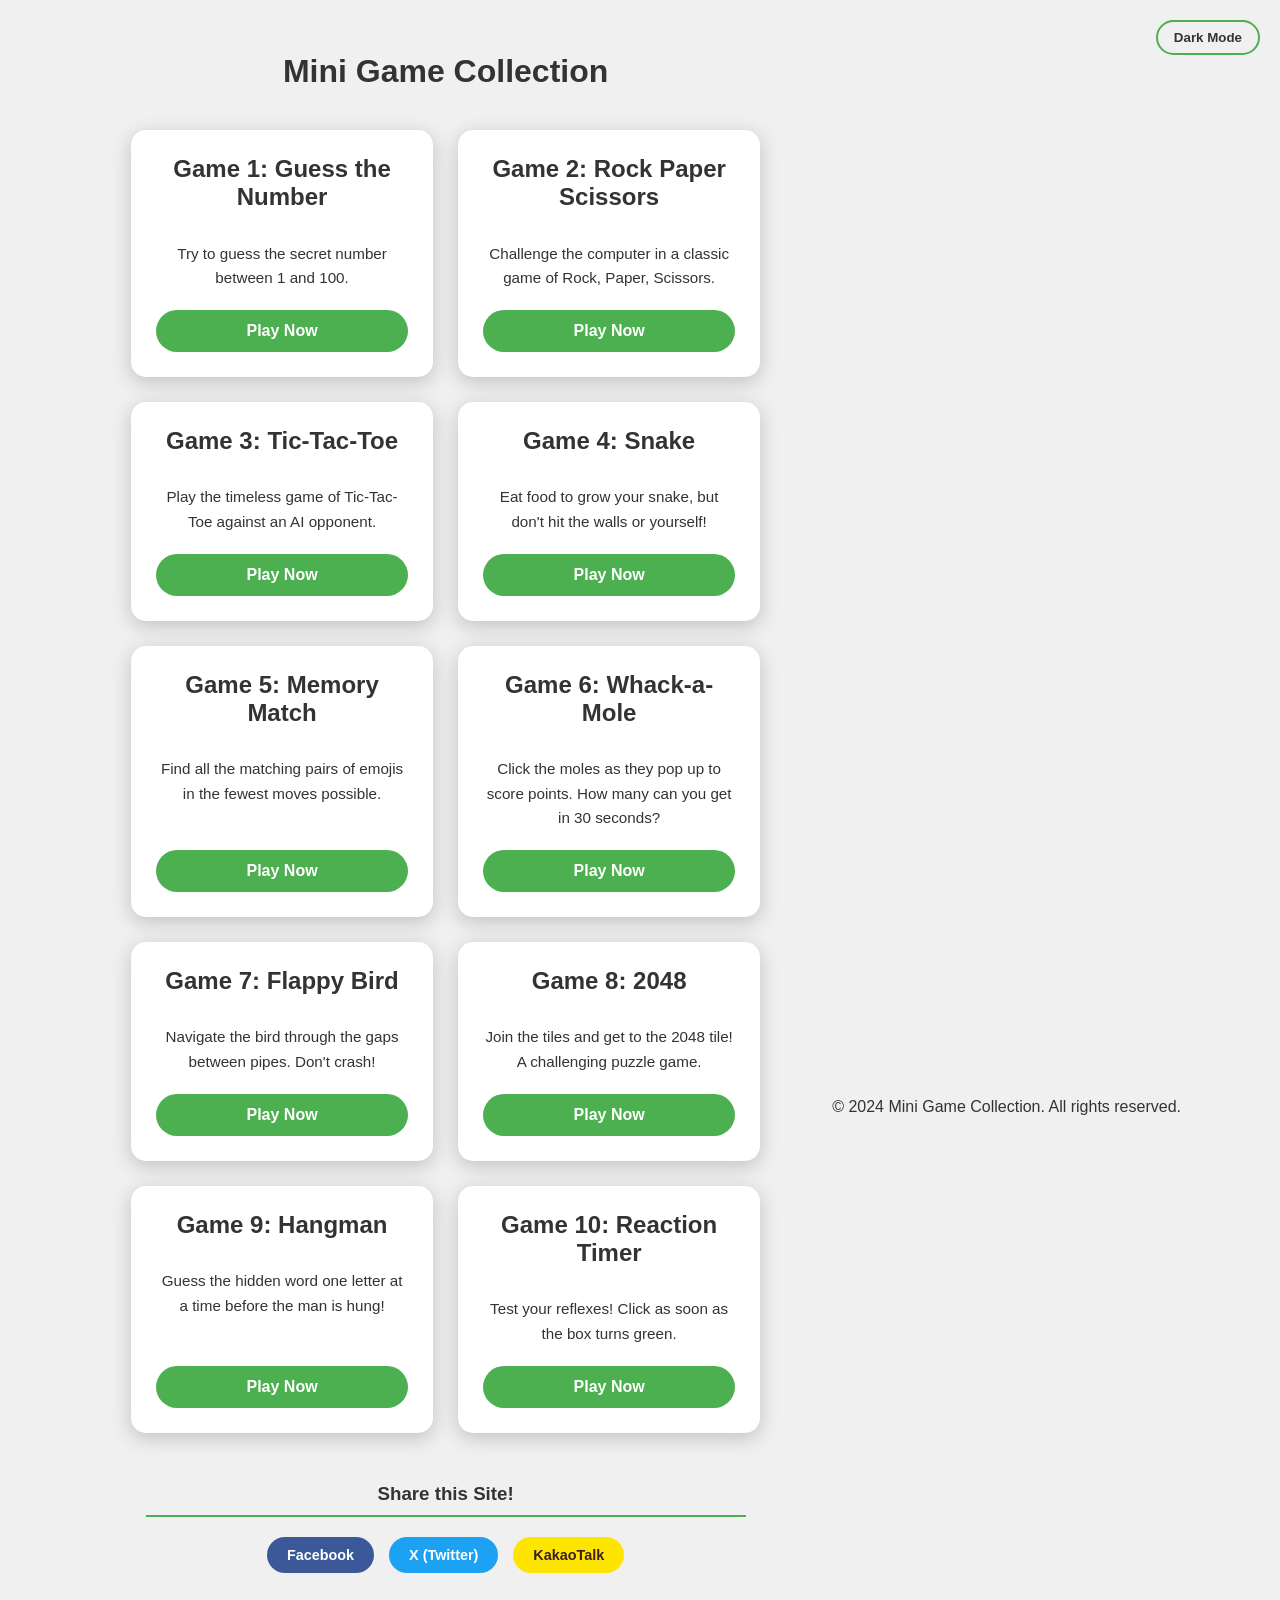
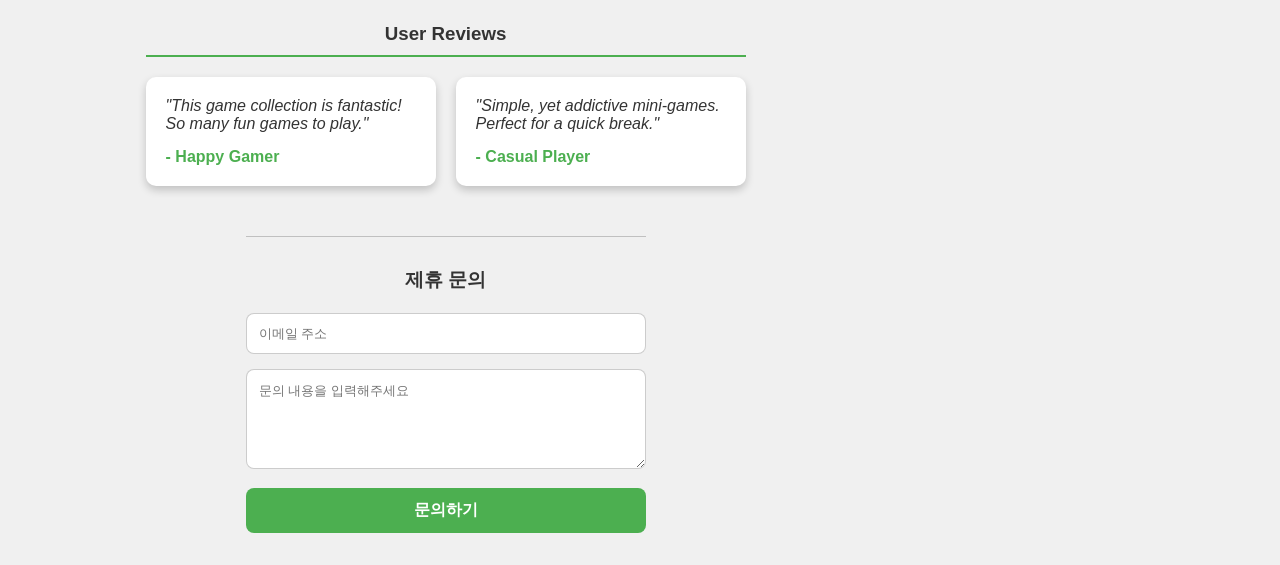
<file: index.html>
<!DOCTYPE html>
<html lang="en">
<head>
    <meta charset="UTF-8">
    <meta name="viewport" content="width=device-width, initial-scale=1.0">
    <title>Mini Game Collection</title>
    <link rel="stylesheet" href="style.css">
    <meta name="google-adsense-account" content="ca-pub-5274749114692650">
    <script async src="https://pagead2.googlesyndication.com/pagead/js/adsbygoogle.js?client=ca-pub-5274749114692650"
     crossorigin="anonymous"></script>
    <!-- Google tag (gtag.js) -->
    <script async src="https://www.googletagmanager.com/gtag/js?id=G-4E1YSG5PYL"></script>
    <script>
      window.dataLayer = window.dataLayer || [];
      function gtag(){dataLayer.push(arguments);}
      gtag('js', new Date());
      gtag('config', 'G-4E1YSG5PYL');
    </script>
    <script type="text/javascript">
        (function(c,l,a,r,i,t,y){
            c[a]=c[a]||function(){(c[a].q=c[a].q||[]).push(arguments)};
            t=l.createElement(r);t.async=1;t.src="https://www.clarity.ms/tag/"+i;
            y=l.getElementsByTagName(r)[0];y.parentNode.insertBefore(t,y);
        })(window, document, "clarity", "script", "vx0a7gvvnm");
    </script>
    <script src="https://developers.kakao.com/sdk/js/kakao.js"></script>
    <script>
        Kakao.init('YOUR_JAVASCRIPT_KEY'); // Replace with your Kakao JavaScript key
    </script>
</head>
<body>
    <div class="theme-toggle">
        <button id="toggle-btn">Dark Mode</button>
    </div>
    <div class="container">
        <h1>Mini Game Collection</h1>
        
        <div class="game-list">
            <div class="game-card">
                <h3>Game 1: Guess the Number</h3>
                <p>Try to guess the secret number between 1 and 100.</p>
                <a href="guess-the-number.html" class="play-button">Play Now</a>
            </div>
            <div class="game-card">
                <h3>Game 2: Rock Paper Scissors</h3>
                <p>Challenge the computer in a classic game of Rock, Paper, Scissors.</p>
                <a href="rock-paper-scissors.html" class="play-button">Play Now</a>
            </div>
            <div class="game-card">
                <h3>Game 3: Tic-Tac-Toe</h3>
                <p>Play the timeless game of Tic-Tac-Toe against an AI opponent.</p>
                <a href="tic-tac-toe.html" class="play-button">Play Now</a>
            </div>
            <div class="game-card">
                <h3>Game 4: Snake</h3>
                <p>Eat food to grow your snake, but don't hit the walls or yourself!</p>
                <a href="snake.html" class="play-button">Play Now</a>
            </div>
            <div class="game-card">
                <h3>Game 5: Memory Match</h3>
                <p>Find all the matching pairs of emojis in the fewest moves possible.</p>
                <a href="memory-match.html" class="play-button">Play Now</a>
            </div>
            <div class="game-card">
                <h3>Game 6: Whack-a-Mole</h3>
                <p>Click the moles as they pop up to score points. How many can you get in 30 seconds?</p>
                <a href="whack-a-mole.html" class="play-button">Play Now</a>
            </div>
            <div class="game-card">
                <h3>Game 7: Flappy Bird</h3>
                <p>Navigate the bird through the gaps between pipes. Don't crash!</p>
                <a href="flappy-bird.html" class="play-button">Play Now</a>
            </div>
            <div class="game-card">
                <h3>Game 8: 2048</h3>
                <p>Join the tiles and get to the 2048 tile! A challenging puzzle game.</p>
                <a href="2048.html" class="play-button">Play Now</a>
            </div>
            <div class="game-card">
                <h3>Game 9: Hangman</h3>
                <p>Guess the hidden word one letter at a time before the man is hung!</p>
                <a href="hangman.html" class="play-button">Play Now</a>
            </div>
            <div class="game-card">
                <h3>Game 10: Reaction Timer</h3>
                <p>Test your reflexes! Click as soon as the box turns green.</p>
                <a href="reaction-timer.html" class="play-button">Play Now</a>
            </div>
        </div>

        <div class="content-section">
            <h3>Share this Site!</h3>
            <div class="share-buttons">
                <button class="share-button facebook" data-share="facebook">Facebook</button>
                <button class="share-button twitter" data-share="twitter">X (Twitter)</button>
                <button class="share-button kakaotalk" data-share="kakaotalk">KakaoTalk</button>
            </div>
        </div>

        <div class="content-section">
            <h3>User Reviews</h3>
            <div class="reviews-container">
                <div class="review">
                    <p>"This game collection is fantastic! So many fun games to play."</p>
                    <span>- Happy Gamer</span>
                </div>
                <div class="review">
                    <p>"Simple, yet addictive mini-games. Perfect for a quick break."</p>
                    <span>- Casual Player</span>
                </div>
            </div>
        </div>

        <div class="contact-section">
            <hr>
            <h3>제휴 문의</h3>
            <form action="https://formspree.io/f/mqeyyezv" method="POST" id="contact-form">
                <div class="form-group">
                    <input type="email" name="email" placeholder="이메일 주소" required>
                </div>
                <div class="form-group">
                    <textarea name="message" placeholder="문의 내용을 입력해주세요" required></textarea>
                </div>
                <button type="submit" id="submit-btn">문의하기</button>
            </form>
        </div>
        <div id="disqus_thread"></div>
    </div>
    
    <footer>
        <p>&copy; 2024 Mini Game Collection. All rights reserved.</p>
    </footer>

    <script>
        /**
        *  RECOMMENDED CONFIGURATION VARIABLES: EDIT AND UNCOMMENT THE SECTION BELOW TO INSERT DYNAMIC VALUES FROM YOUR PLATFORM OR CMS.
        *  LEARN WHY DEFINING THESE VARIABLES IS IMPORTANT: https://disqus.com/admin/universalcode/#configuration-variables    */
        /*
        var disqus_config = function () {
        this.page.url = PAGE_URL;  // Replace PAGE_URL with your page's canonical URL variable
        this.page.identifier = PAGE_IDENTIFIER; // Replace PAGE_IDENTIFIER with your page's unique identifier variable
        };
        */
        (function() { // DON'T EDIT BELOW THIS LINE
            var d = document, s = d.createElement('script');
            s.src = 'https://lotto2.disqus.com/embed.js';
            s.setAttribute('data-timestamp', +new Date());
            (d.head || d.body).appendChild(s);
        })();
    </script>
    <noscript>Please enable JavaScript to view the <a href="https://disqus.com/?ref_noscript">comments powered by Disqus.</a></noscript>

    <script>
        const shareButtons = document.querySelectorAll('.share-button');
        const pageTitle = "Mini Game Collection";
        const pageUrl = window.location.href;

        shareButtons.forEach(button => {
            button.addEventListener('click', () => {
                const platform = button.dataset.share;
                let shareUrl = '';

                switch (platform) {
                    case 'facebook':
                        shareUrl = `https://www.facebook.com/sharer/sharer.php?u=${encodeURIComponent(pageUrl)}`;
                        window.open(shareUrl, '_blank', 'width=600,height=400');
                        break;
                    case 'twitter':
                        shareUrl = `https://twitter.com/intent/tweet?url=${encodeURIComponent(pageUrl)}&text=${encodeURIComponent(pageTitle)}`;
                        window.open(shareUrl, '_blank', 'width=600,height=400');
                        break;
                    case 'kakaotalk':
                        if (Kakao && Kakao.isInitialized()) {
                            Kakao.Share.sendDefault({
                                objectType: 'feed',
                                content: {
                                    title: pageTitle,
                                    description: 'Check out this awesome collection of mini-games!',
                                    imageUrl: 'https://lily-0110.github.io/jocoding-vibe-coding/social_share_image.png', // Replace with an actual image URL
                                    link: {
                                        mobileWebUrl: pageUrl,
                                        webUrl: pageUrl,
                                    },
                                },
                                buttons: [
                                    {
                                        title: 'Go to Website',
                                        link: {
                                            mobileWebUrl: pageUrl,
                                            webUrl: pageUrl,
                                        },
                                    },
                                ],
                            });
                        } else {
                            alert('KakaoTalk SDK not initialized. Please check your JavaScript key.');
                        }
                        break;
                }
            });
        });
    </script>
</body>
</html>
</file>
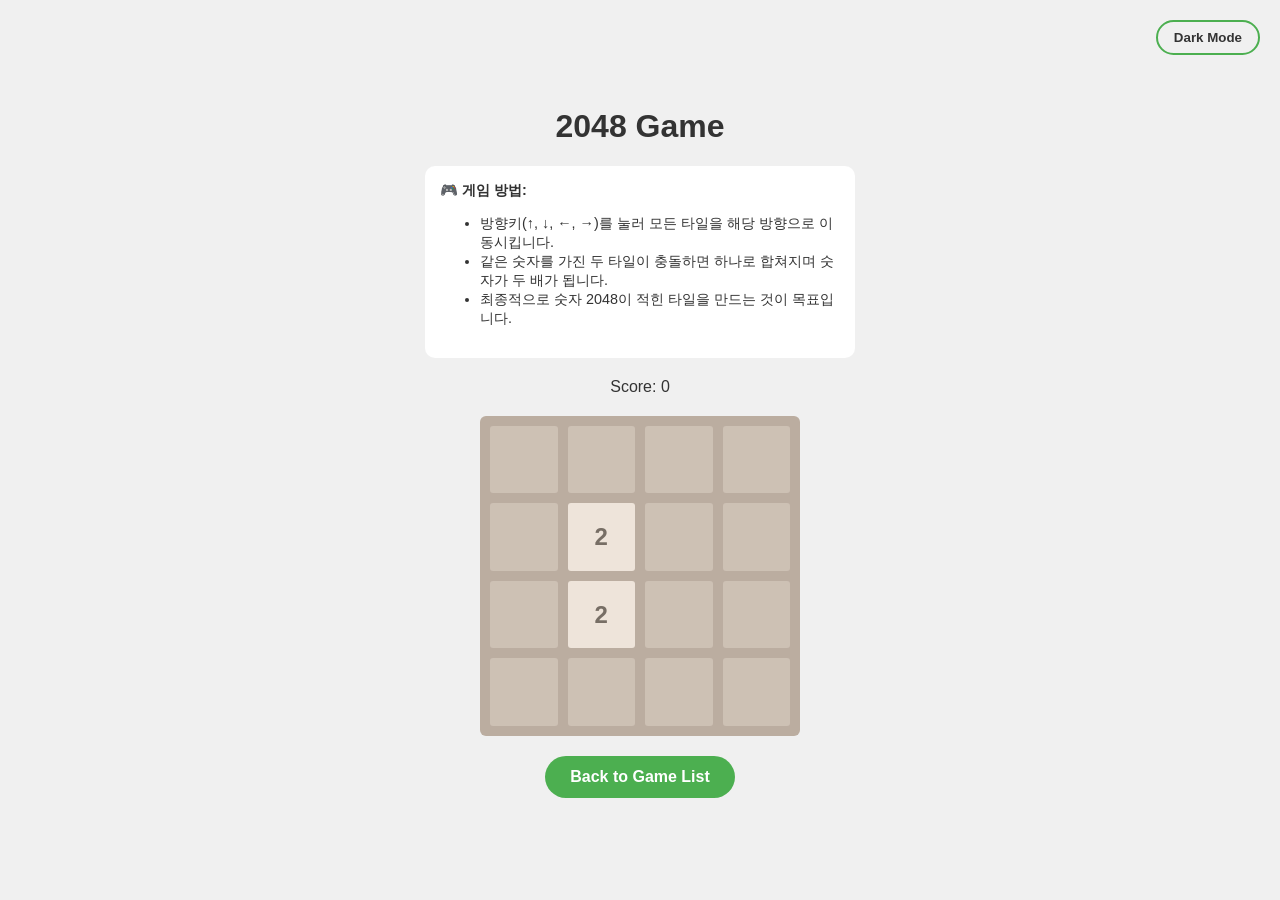
<file: 2048.html>
<!DOCTYPE html>
<html lang="en">
<head>
    <meta charset="UTF-8">
    <meta name="viewport" content="width=device-width, initial-scale=1.0">
    <title>2048 Game</title>
    <link rel="stylesheet" href="style.css">
    <style>
        .grid-2048 {
            display: grid;
            grid-template-columns: repeat(4, 1fr);
            gap: 10px;
            background-color: #bbada0;
            padding: 10px;
            border-radius: 6px;
            max-width: 300px;
            margin: 20px auto;
        }
        .cell-2048 {
            aspect-ratio: 1;
            background-color: rgba(238, 228, 218, 0.35);
            border-radius: 3px;
            display: flex;
            justify-content: center;
            align-items: center;
            font-weight: bold;
            font-size: 1.5em;
            color: #776e65;
        }
        .instructions {
            background: var(--number-bg);
            padding: 15px;
            border-radius: 10px;
            margin-bottom: 20px;
            font-size: 0.9em;
            text-align: left;
            max-width: 400px;
            margin-left: auto;
            margin-right: auto;
        }
        .cell-2048[data-value="2"] { background-color: #eee4da; }
        .cell-2048[data-value="4"] { background-color: #ede0c8; }
        .cell-2048[data-value="8"] { background-color: #f2b179; color: #f9f6f2; }
        .cell-2048[data-value="16"] { background-color: #f59563; color: #f9f6f2; }
        .cell-2048[data-value="32"] { background-color: #f67c5f; color: #f9f6f2; }
        .cell-2048[data-value="64"] { background-color: #f65e3b; color: #f9f6f2; }
        .cell-2048[data-value="128"] { background-color: #edcf72; color: #f9f6f2; font-size: 1.2em; }
        .cell-2048[data-value="256"] { background-color: #edcc61; color: #f9f6f2; font-size: 1.2em; }
        .cell-2048[data-value="512"] { background-color: #edc850; color: #f9f6f2; font-size: 1.2em; }
        .cell-2048[data-value="1024"] { background-color: #edc53f; color: #f9f6f2; font-size: 1em; }
        .cell-2048[data-value="2048"] { background-color: #edc22e; color: #f9f6f2; font-size: 1em; }
    </style>
</head>
<body>
    <div class="theme-toggle">
        <button id="toggle-btn">Dark Mode</button>
    </div>
    <div class="container">
        <h1>2048 Game</h1>
        <div class="instructions">
            <strong>🎮 게임 방법:</strong>
            <ul>
                <li>방향키(↑, ↓, ←, →)를 눌러 모든 타일을 해당 방향으로 이동시킵니다.</li>
                <li>같은 숫자를 가진 두 타일이 충돌하면 하나로 합쳐지며 숫자가 두 배가 됩니다.</li>
                <li>최종적으로 숫자 2048이 적힌 타일을 만드는 것이 목표입니다.</li>
            </ul>
        </div>
        <p>Score: <span id="score">0</span></p>
        <div class="grid-2048" id="grid"></div>
        <div id="game-over" style="display: none;">
            <h2 id="final-score-msg"></h2>
            <button id="restart-btn" class="play-button">Play Again</button>
        </div>
        <p><a href="index.html" class="play-button">Back to Game List</a></p>
    </div>

    <script>
        const gridElement = document.getElementById('grid');
        const scoreElement = document.getElementById('score');
        const gameOverDiv = document.getElementById('game-over');
        const finalScoreMsg = document.getElementById('final-score-msg');
        const restartBtn = document.getElementById('restart-btn');

        let board = Array(16).fill(0);
        let score = 0;

        function initGame() {
            board = Array(16).fill(0);
            score = 0;
            scoreElement.textContent = score;
            addRandomTile();
            addRandomTile();
            renderBoard();
            gameOverDiv.style.display = 'none';
            gridElement.style.display = 'grid';
        }

        function addRandomTile() {
            const emptyCells = board.map((val, idx) => val === 0 ? idx : null).filter(val => val !== null);
            if (emptyCells.length > 0) {
                const randomIdx = emptyCells[Math.floor(Math.random() * emptyCells.length)];
                board[randomIdx] = Math.random() < 0.9 ? 2 : 4;
            }
        }

        function renderBoard() {
            gridElement.innerHTML = '';
            board.forEach(value => {
                const cell = document.createElement('div');
                cell.classList.add('cell-2048');
                if (value > 0) {
                    cell.textContent = value;
                    cell.dataset.value = value;
                }
                gridElement.appendChild(cell);
            });
        }

        function move(direction) {
            let hasChanged = false;
            const rows = [];
            for (let i = 0; i < 4; i++) {
                if (direction === 'left' || direction === 'right') rows.push(board.slice(i * 4, (i + 1) * 4));
                else rows.push([board[i], board[i + 4], board[i + 8], board[i + 12]]);
            }

            rows.forEach((row, i) => {
                if (direction === 'right' || direction === 'down') row.reverse();
                let filteredRow = row.filter(val => val !== 0);
                for (let j = 0; j < filteredRow.length - 1; j++) {
                    if (filteredRow[j] === filteredRow[j + 1]) {
                        filteredRow[j] *= 2;
                        score += filteredRow[j];
                        filteredRow.splice(j + 1, 1);
                    }
                }
                while (filteredRow.length < 4) filteredRow.push(0);
                if (direction === 'right' || direction === 'down') filteredRow.reverse();
                for (let j = 0; j < 4; j++) {
                    const idx = (direction === 'left' || direction === 'right') ? i * 4 + j : j * 4 + i;
                    if (board[idx] !== filteredRow[j]) hasChanged = true;
                    board[idx] = filteredRow[j];
                }
            });

            if (hasChanged) {
                addRandomTile();
                renderBoard();
                scoreElement.textContent = score;
                if (isGameOver()) endGame();
            }
        }

        function isGameOver() {
            if (board.includes(0)) return false;
            for (let i = 0; i < 16; i++) {
                if (i % 4 < 3 && board[i] === board[i + 1]) return false;
                if (i < 12 && board[i] === board[i + 4]) return false;
            }
            return true;
        }

        function endGame() {
            gridElement.style.display = 'none';
            gameOverDiv.style.display = 'block';
            finalScoreMsg.textContent = `Game Over! Your score: ${score}`;
        }

        window.addEventListener('keydown', e => {
            if (e.key === 'ArrowLeft') move('left');
            else if (e.key === 'ArrowRight') move('right');
            else if (e.key === 'ArrowUp') move('up');
            else if (e.key === 'ArrowDown') move('down');
        });

        restartBtn.addEventListener('click', initGame);
        initGame();

        const toggleBtn = document.getElementById('toggle-btn');
        if (toggleBtn) {
            toggleBtn.addEventListener('click', () => {
                document.body.classList.toggle('dark-mode');
                const isDarkMode = document.body.classList.contains('dark-mode');
                localStorage.setItem('darkMode', isDarkMode);
                toggleBtn.textContent = isDarkMode ? 'Light Mode' : 'Dark Mode';
            });
            const savedDarkMode = localStorage.getItem('darkMode');
            if (savedDarkMode === 'true') {
                document.body.classList.add('dark-mode');
                toggleBtn.textContent = 'Light Mode';
            }
        }
    </script>
</body>
</html>
</file>
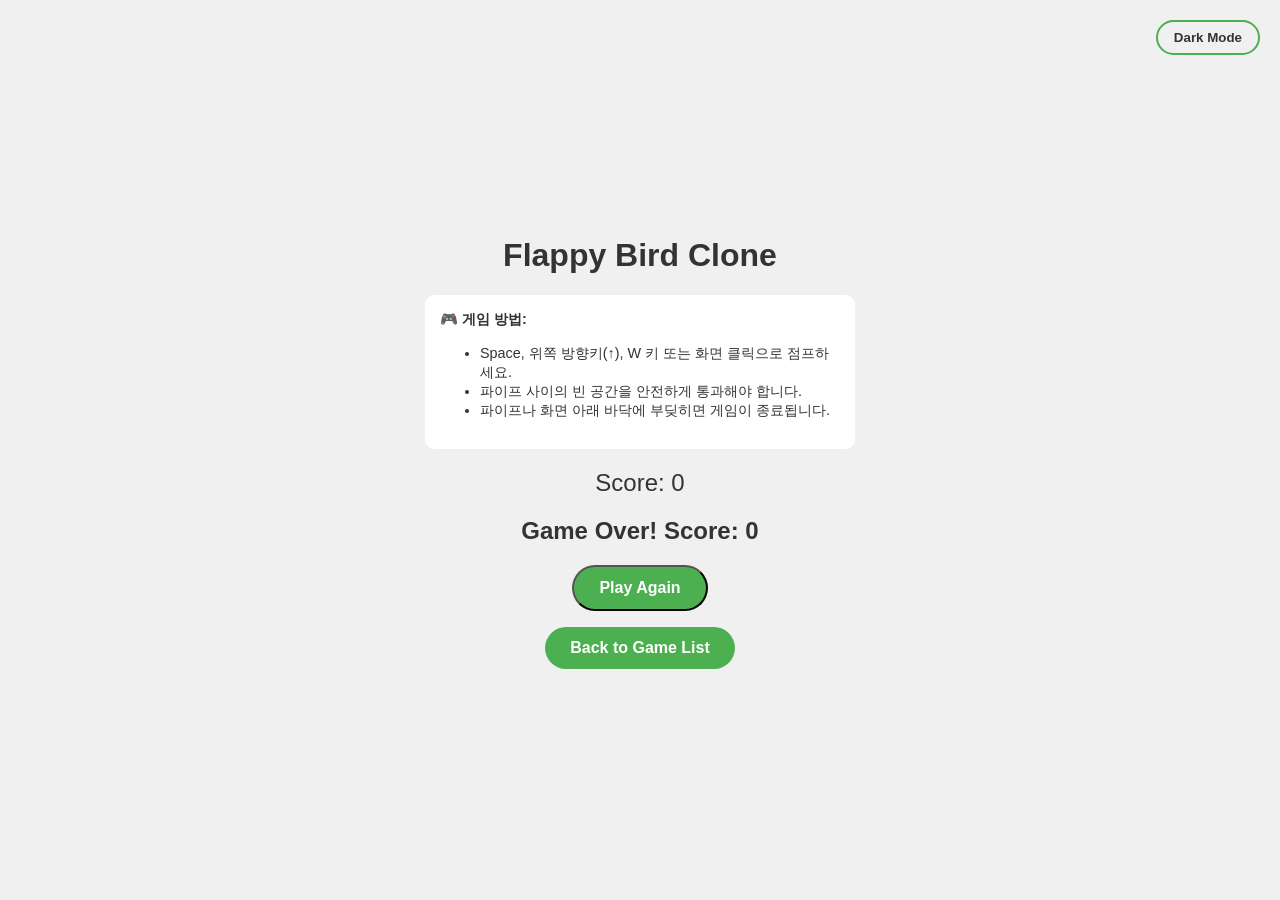
<file: flappy-bird.html>
<!DOCTYPE html>
<html lang="en">
<head>
    <meta charset="UTF-8">
    <meta name="viewport" content="width=device-width, initial-scale=1.0">
    <title>Flappy Bird Clone</title>
    <link rel="stylesheet" href="style.css">
    <style>
        canvas {
            border: 5px solid var(--button-bg);
            background-color: #70c5ce;
            display: block;
            margin: 20px auto;
            max-width: 100%;
        }
        .score-display {
            font-size: 1.5em;
            margin-bottom: 10px;
        }
        .instructions {
            background: var(--number-bg);
            padding: 15px;
            border-radius: 10px;
            margin-bottom: 20px;
            font-size: 0.9em;
            text-align: left;
            max-width: 400px;
            margin-left: auto;
            margin-right: auto;
        }
    </style>
</head>
<body>
    <div class="theme-toggle">
        <button id="toggle-btn">Dark Mode</button>
    </div>
    <div class="container">
        <h1>Flappy Bird Clone</h1>
        <div class="instructions">
            <strong>🎮 게임 방법:</strong>
            <ul>
                <li>Space, 위쪽 방향키(↑), W 키 또는 화면 클릭으로 점프하세요.</li>
                <li>파이프 사이의 빈 공간을 안전하게 통과해야 합니다.</li>
                <li>파이프나 화면 아래 바닥에 부딪히면 게임이 종료됩니다.</li>
            </ul>
        </div>
        <div class="score-display">Score: <span id="currentScore">0</span></div>
        <canvas id="gameCanvas" width="320" height="480"></canvas>
        <div id="game-over" style="display: none;">
            <h2 id="final-score-msg"></h2>
            <button id="restart-btn" class="play-button">Play Again</button>
        </div>
        <p><a href="index.html" class="play-button">Back to Game List</a></p>
    </div>

    <script>
        const canvas = document.getElementById('gameCanvas');
        const ctx = canvas.getContext('2d');
        const currentScoreElement = document.getElementById('currentScore');
        const gameOverDiv = document.getElementById('game-over');
        const finalScoreMsg = document.getElementById('final-score-msg');
        const restartBtn = document.getElementById('restart-btn');

        let bird = { x: 50, y: 150, width: 20, height: 20, gravity: 0.4, lift: -8, velocity: 0 };
        let pipes = [];
        let score = 0;
        let gameInterval;
        let isGameOver = false;

        function startGame() {
            bird = { x: 50, y: 150, width: 20, height: 20, gravity: 0.4, lift: -8, velocity: 0 };
            pipes = [];
            score = 0;
            isGameOver = false;
            currentScoreElement.textContent = score;
            gameOverDiv.style.display = 'none';
            canvas.style.display = 'block';
            if (gameInterval) clearInterval(gameInterval);
            gameInterval = setInterval(draw, 20);
        }

        function draw() {
            ctx.fillStyle = '#70c5ce';
            ctx.fillRect(0, 0, canvas.width, canvas.height);

            bird.velocity += bird.gravity;
            bird.y += bird.velocity;

            if (bird.y + bird.height > canvas.height || bird.y < 0) {
                endGame();
            }

            ctx.fillStyle = 'yellow';
            ctx.fillRect(bird.x, bird.y, bird.width, bird.height);

            if (pipes.length === 0 || pipes[pipes.length - 1].x < canvas.width - 200) {
                let pipeGap = 150;
                let pipeWidth = 40;
                let minPipeHeight = 50;
                let maxPipeHeight = canvas.height - pipeGap - minPipeHeight;
                let topHeight = Math.floor(Math.random() * (maxPipeHeight - minPipeHeight + 1)) + minPipeHeight;
                pipes.push({ x: canvas.width, top: topHeight, bottom: canvas.height - topHeight - pipeGap });
            }

            for (let i = pipes.length - 1; i >= 0; i--) {
                pipes[i].x -= 2;

                ctx.fillStyle = 'green';
                ctx.fillRect(pipes[i].x, 0, 40, pipes[i].top);
                ctx.fillRect(pipes[i].x, canvas.height - pipes[i].bottom, 40, pipes[i].bottom);

                if (bird.x + bird.width > pipes[i].x && bird.x < pipes[i].x + 40) {
                    if (bird.y < pipes[i].top || bird.y + bird.height > canvas.height - pipes[i].bottom) {
                        endGame();
                    }
                }

                if (pipes[i].x + 40 < bird.x && !pipes[i].passed) {
                    pipes[i].passed = true;
                    score++;
                    currentScoreElement.textContent = score;
                }

                if (pipes[i].x < -40) {
                    pipes.splice(i, 1);
                }
            }
        }

        function endGame() {
            clearInterval(gameInterval);
            isGameOver = true;
            canvas.style.display = 'none';
            gameOverDiv.style.display = 'block';
            finalScoreMsg.textContent = `Game Over! Score: ${score}`;
        }

        function jump() {
            if (!isGameOver) bird.velocity = bird.lift;
        }

        window.addEventListener('keydown', (e) => { 
            if (e.code === 'Space' || e.key === 'ArrowUp' || e.key === 'w' || e.key === 'W') {
                jump();
                e.preventDefault();
            }
        });
        canvas.addEventListener('click', jump);
        restartBtn.addEventListener('click', startGame);

        startGame();

        const toggleBtn = document.getElementById('toggle-btn');
        if (toggleBtn) {
            toggleBtn.addEventListener('click', () => {
                document.body.classList.toggle('dark-mode');
                const isDarkMode = document.body.classList.contains('dark-mode');
                localStorage.setItem('darkMode', isDarkMode);
                toggleBtn.textContent = isDarkMode ? 'Light Mode' : 'Dark Mode';
            });
            const savedDarkMode = localStorage.getItem('darkMode');
            if (savedDarkMode === 'true') {
                document.body.classList.add('dark-mode');
                toggleBtn.textContent = 'Light Mode';
            }
        }
    </script>
</body>
</html>
</file>
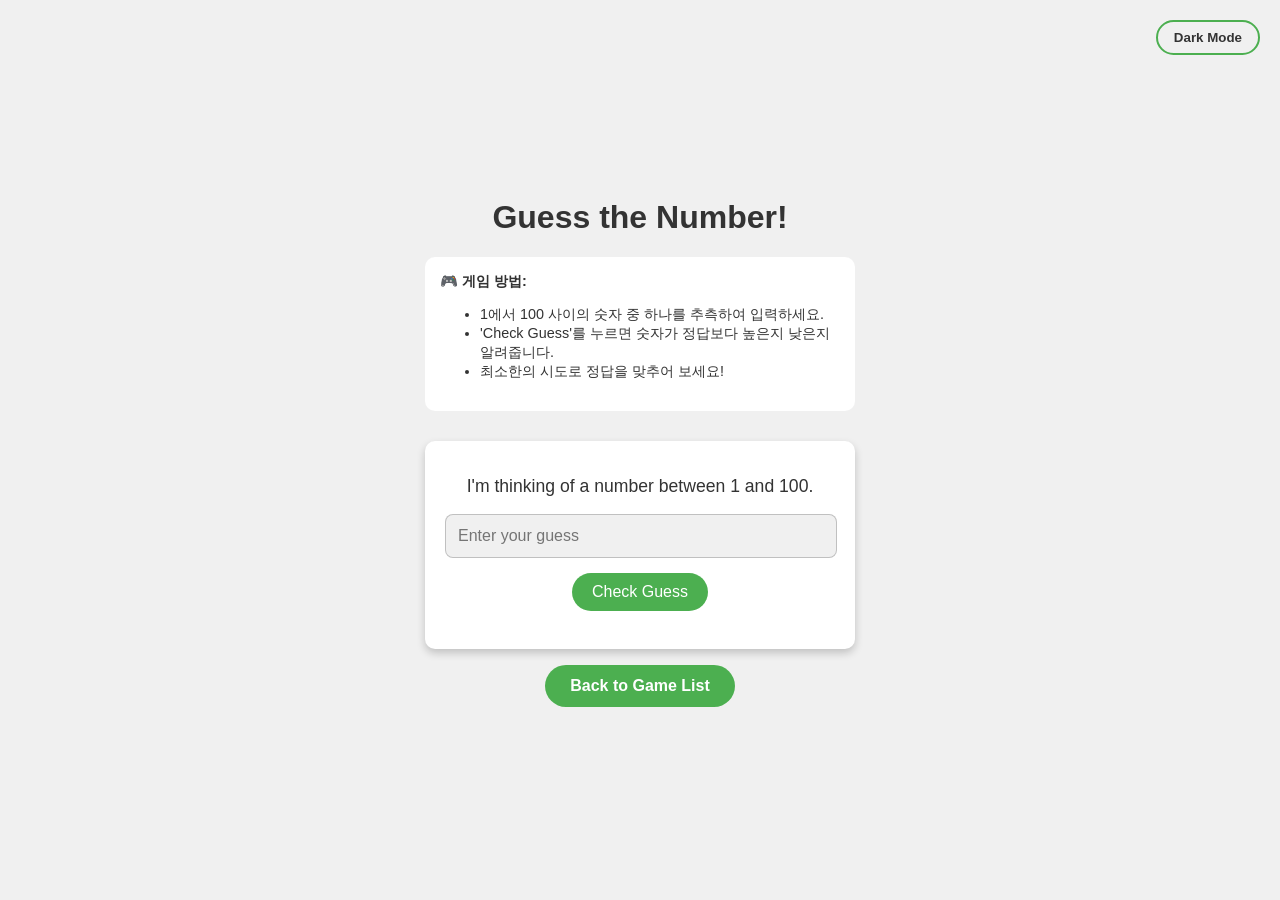
<file: guess-the-number.html>
<!DOCTYPE html>
<html lang="en">
<head>
    <meta charset="UTF-8">
    <meta name="viewport" content="width=device-width, initial-scale=1.0">
    <title>Guess the Number</title>
    <link rel="stylesheet" href="style.css">
    <style>
        .game-area {
            margin-top: 30px;
            padding: 20px;
            background-color: var(--number-bg);
            border-radius: 10px;
            box-shadow: 0 4px 8px var(--shadow);
            max-width: 400px;
            margin-left: auto;
            margin-right: auto;
        }
        .instructions {
            background: var(--number-bg);
            padding: 15px;
            border-radius: 10px;
            margin-bottom: 20px;
            font-size: 0.9em;
            text-align: left;
            max-width: 400px;
            margin-left: auto;
            margin-right: auto;
        }
        .game-area input {
            width: calc(100% - 24px);
            padding: 12px;
            margin-bottom: 15px;
            border: 1px solid var(--shadow);
            border-radius: 8px;
            background-color: var(--bg-color);
            color: var(--text-color);
            font-size: 1em;
        }
        .game-area button {
            background-color: var(--button-bg);
            color: var(--button-text);
            padding: 10px 20px;
            border: none;
            border-radius: 20px;
            cursor: pointer;
            font-size: 1em;
            transition: opacity 0.3s;
        }
        .game-area button:hover {
            opacity: 0.9;
        }
        .game-area p {
            margin-top: 15px;
            font-size: 1.1em;
        }
    </style>
</head>
<body>
    <div class="theme-toggle">
        <button id="toggle-btn">Dark Mode</button>
    </div>
    <div class="container">
        <h1>Guess the Number!</h1>
        <div class="instructions">
            <strong>🎮 게임 방법:</strong>
            <ul>
                <li>1에서 100 사이의 숫자 중 하나를 추측하여 입력하세요.</li>
                <li>'Check Guess'를 누르면 숫자가 정답보다 높은지 낮은지 알려줍니다.</li>
                <li>최소한의 시도로 정답을 맞추어 보세요!</li>
            </ul>
        </div>
        <div class="game-area">
            <p>I'm thinking of a number between 1 and 100.</p>
            <input type="number" id="guessInput" min="1" max="100" placeholder="Enter your guess">
            <button id="checkGuess">Check Guess</button>
            <p id="message"></p>
            <button id="newGame" style="display: none;">Play Again</button>
        </div>
        <p><a href="index.html" class="play-button">Back to Game List</a></p>
    </div>

    <script>
        const guessInput = document.getElementById('guessInput');
        const checkGuessBtn = document.getElementById('checkGuess');
        const message = document.getElementById('message');
        const newGameBtn = document.getElementById('newGame');

        let secretNumber;
        let attempts;

        function startGame() {
            secretNumber = Math.floor(Math.random() * 100) + 1;
            attempts = 0;
            message.textContent = '';
            guessInput.value = '';
            guessInput.disabled = false;
            checkGuessBtn.disabled = false;
            newGameBtn.style.display = 'none';
        }

        function checkGuess() {
            const userGuess = parseInt(guessInput.value);
            if (isNaN(userGuess) || userGuess < 1 || userGuess > 100) {
                message.textContent = 'Please enter a valid number between 1 and 100.';
                return;
            }

            attempts++;

            if (userGuess === secretNumber) {
                message.textContent = `Congratulations! You guessed the number in ${attempts} attempts.`;
                guessInput.disabled = true;
                checkGuessBtn.disabled = true;
                newGameBtn.style.display = 'block';
            } else if (userGuess < secretNumber) {
                message.textContent = 'Too low! Try again.';
            } else {
                message.textContent = 'Too high! Try again.';
            }
        }

        checkGuessBtn.addEventListener('click', checkGuess);
        newGameBtn.addEventListener('click', startGame);

        startGame();

        const toggleBtn = document.getElementById('toggle-btn');
        if (toggleBtn) {
            toggleBtn.addEventListener('click', () => {
                document.body.classList.toggle('dark-mode');
                const isDarkMode = document.body.classList.contains('dark-mode');
                localStorage.setItem('darkMode', isDarkMode);
                toggleBtn.textContent = isDarkMode ? 'Light Mode' : 'Dark Mode';
            });
            const savedDarkMode = localStorage.getItem('darkMode');
            if (savedDarkMode === 'true') {
                document.body.classList.add('dark-mode');
                toggleBtn.textContent = 'Light Mode';
            }
        }
    </script>
</body>
</html>
</file>
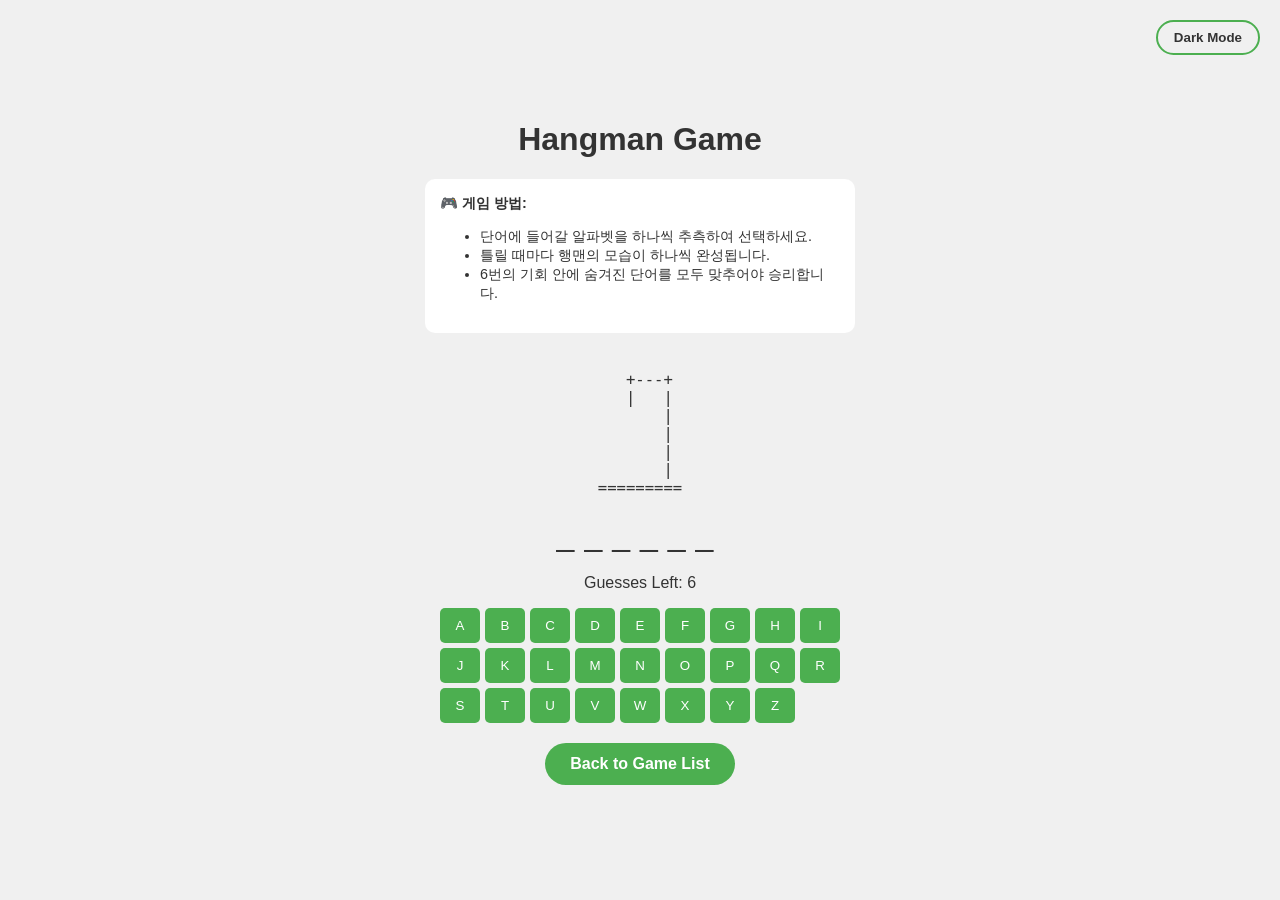
<file: hangman.html>
<!DOCTYPE html>
<html lang="en">
<head>
    <meta charset="UTF-8">
    <meta name="viewport" content="width=device-width, initial-scale=1.0">
    <title>Hangman Game</title>
    <link rel="stylesheet" href="style.css">
    <style>
        .hangman-container {
            margin: 20px auto;
            max-width: 400px;
        }
        .word-display {
            font-size: 2em;
            letter-spacing: 10px;
            margin: 20px 0;
        }
        .keyboard {
            display: grid;
            grid-template-columns: repeat(auto-fit, minmax(40px, 1fr));
            gap: 5px;
        }
        .key {
            padding: 10px;
            background: var(--button-bg);
            color: var(--button-text);
            border: none;
            border-radius: 5px;
            cursor: pointer;
        }
        .key:disabled {
            opacity: 0.5;
            cursor: not-allowed;
        }
        .hangman-draw {
            font-family: monospace;
            white-space: pre;
            font-size: 1.2em;
            margin-bottom: 20px;
        }
        .instructions {
            background: var(--number-bg);
            padding: 15px;
            border-radius: 10px;
            margin-bottom: 20px;
            font-size: 0.9em;
            text-align: left;
            max-width: 400px;
            margin-left: auto;
            margin-right: auto;
        }
    </style>
</head>
<body>
    <div class="theme-toggle">
        <button id="toggle-btn">Dark Mode</button>
    </div>
    <div class="container">
        <h1>Hangman Game</h1>
        <div class="instructions">
            <strong>🎮 게임 방법:</strong>
            <ul>
                <li>단어에 들어갈 알파벳을 하나씩 추측하여 선택하세요.</li>
                <li>틀릴 때마다 행맨의 모습이 하나씩 완성됩니다.</li>
                <li>6번의 기회 안에 숨겨진 단어를 모두 맞추어야 승리합니다.</li>
            </ul>
        </div>
        <div class="hangman-container">
            <div class="hangman-draw" id="hangmanDraw"></div>
            <div class="word-display" id="wordDisplay"></div>
            <p>Guesses Left: <span id="guessesLeft">6</span></p>
            <div class="keyboard" id="keyboard"></div>
        </div>
        <div id="game-over" style="display: none;">
            <h2 id="final-score-msg"></h2>
            <p id="correct-word"></p>
            <button id="restart-btn" class="play-button">Play Again</button>
        </div>
        <p><a href="index.html" class="play-button">Back to Game List</a></p>
    </div>

    <script>
        const wordDisplay = document.getElementById('wordDisplay');
        const guessesLeftElement = document.getElementById('guessesLeft');
        const keyboard = document.getElementById('keyboard');
        const hangmanDraw = document.getElementById('hangmanDraw');
        const gameOverDiv = document.getElementById('game-over');
        const finalScoreMsg = document.getElementById('final-score-msg');
        const correctWordText = document.getElementById('correct-word');
        const restartBtn = document.getElementById('restart-btn');

        const words = ['JAVASCRIPT', 'HTML', 'CSS', 'PROGRAMMING', 'DEVELOPER', 'GOOGLE', 'CHROME', 'SNAKE', 'MEMORY', 'GAME'];
        let selectedWord = '';
        let guessedLetters = [];
        let mistakes = 0;
        const maxMistakes = 6;

        const hangmanStages = [
            `
  +---+
  |   |
      |
      |
      |
      |
=========`,
            `
  +---+
  |   |
  O   |
      |
      |
      |
=========`,
            `
  +---+
  |   |
  O   |
  |   |
      |
      |
=========`,
            `
  +---+
  |   |
  O   |
 /|   |
      |
      |
=========`,
            `
  +---+
  |   |
  O   |
 /|\\  |
      |
      |
=========`,
            `
  +---+
  |   |
  O   |
 /|\\  |
 /    |
      |
=========`,
            `
  +---+
  |   |
  O   |
 /|\\  |
 / \\  |
      |
=========`
        ];

        function initGame() {
            selectedWord = words[Math.floor(Math.random() * words.length)];
            guessedLetters = [];
            mistakes = 0;
            guessesLeftElement.textContent = maxMistakes;
            gameOverDiv.style.display = 'none';
            document.querySelector('.hangman-container').style.display = 'block';
            updateDisplay();
            createKeyboard();
        }

        function updateDisplay() {
            wordDisplay.textContent = selectedWord.split('').map(letter => guessedLetters.includes(letter) ? letter : '_').join('');
            hangmanDraw.textContent = hangmanStages[mistakes];
            guessesLeftElement.textContent = maxMistakes - mistakes;

            if (!wordDisplay.textContent.includes('_')) {
                endGame(true);
            } else if (mistakes >= maxMistakes) {
                endGame(false);
            }
        }

        function createKeyboard() {
            keyboard.innerHTML = '';
            'ABCDEFGHIJKLMNOPQRSTUVWXYZ'.split('').forEach(letter => {
                const button = document.createElement('button');
                button.textContent = letter;
                button.classList.add('key');
                button.addEventListener('click', () => handleGuess(letter, button));
                keyboard.appendChild(button);
            });
        }

        function handleGuess(letter, button) {
            button.disabled = true;
            if (selectedWord.includes(letter)) {
                guessedLetters.push(letter);
            } else {
                mistakes++;
            }
            updateDisplay();
        }

        function endGame(won) {
            document.querySelector('.hangman-container').style.display = 'none';
            gameOverDiv.style.display = 'block';
            finalScoreMsg.textContent = won ? 'Congratulations! You Won!' : 'Game Over! You Lost!';
            correctWordText.textContent = `The word was: ${selectedWord}`;
        }

        restartBtn.addEventListener('click', initGame);
        initGame();

        const toggleBtn = document.getElementById('toggle-btn');
        if (toggleBtn) {
            toggleBtn.addEventListener('click', () => {
                document.body.classList.toggle('dark-mode');
                const isDarkMode = document.body.classList.contains('dark-mode');
                localStorage.setItem('darkMode', isDarkMode);
                toggleBtn.textContent = isDarkMode ? 'Light Mode' : 'Dark Mode';
            });
            const savedDarkMode = localStorage.getItem('darkMode');
            if (savedDarkMode === 'true') {
                document.body.classList.add('dark-mode');
                toggleBtn.textContent = 'Light Mode';
            }
        }
    </script>
</body>
</html>
</file>
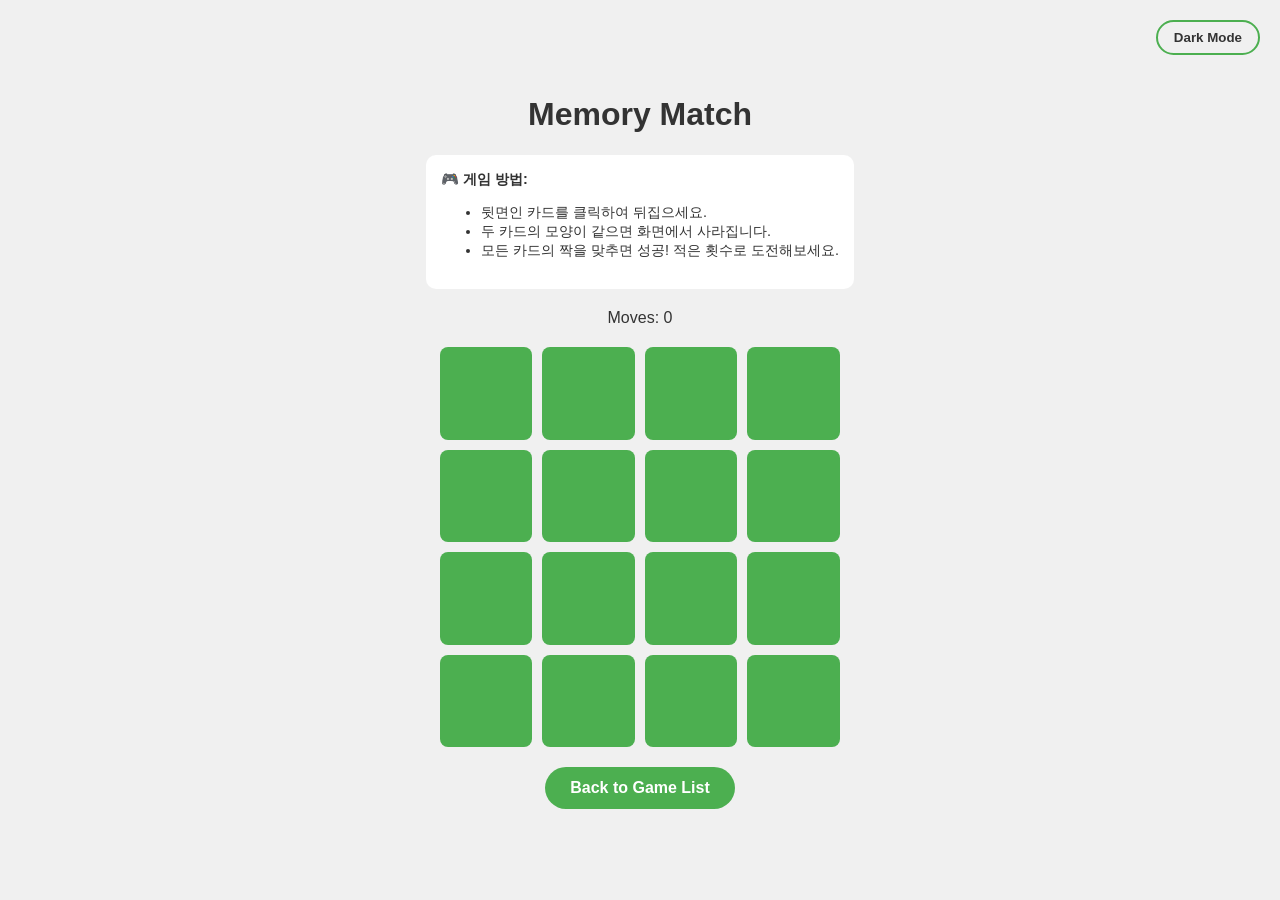
<file: memory-match.html>
<!DOCTYPE html>
<html lang="en">
<head>
    <meta charset="UTF-8">
    <meta name="viewport" content="width=device-width, initial-scale=1.0">
    <title>Memory Match</title>
    <link rel="stylesheet" href="style.css">
    <style>
        .memory-grid {
            display: grid;
            grid-template-columns: repeat(4, 1fr);
            gap: 10px;
            max-width: 400px;
            margin: 20px auto;
        }
        .card {
            aspect-ratio: 1;
            background-color: var(--button-bg);
            border-radius: 8px;
            display: flex;
            justify-content: center;
            align-items: center;
            font-size: 2em;
            cursor: pointer;
            user-select: none;
            transition: transform 0.3s;
        }
        .card.flipped {
            background-color: var(--number-bg);
            transform: rotateY(180deg);
        }
        .card.matched {
            visibility: hidden;
        }
        .instructions {
            background: var(--number-bg);
            padding: 15px;
            border-radius: 10px;
            margin-bottom: 20px;
            font-size: 0.9em;
            text-align: left;
            max-width: 400px;
            margin-left: auto;
            margin-right: auto;
        }
    </style>
</head>
<body>
    <div class="theme-toggle">
        <button id="toggle-btn">Dark Mode</button>
    </div>
    <div class="container">
        <h1>Memory Match</h1>
        <div class="instructions">
            <strong>🎮 게임 방법:</strong>
            <ul>
                <li>뒷면인 카드를 클릭하여 뒤집으세요.</li>
                <li>두 카드의 모양이 같으면 화면에서 사라집니다.</li>
                <li>모든 카드의 짝을 맞추면 성공! 적은 횟수로 도전해보세요.</li>
            </ul>
        </div>
        <p>Moves: <span id="moveCount">0</span></p>
        <div class="memory-grid" id="grid"></div>
        <div id="game-over" style="display: none;">
            <h2 id="final-score-msg"></h2>
            <button id="restart-btn" class="play-button">Play Again</button>
        </div>
        <p><a href="index.html" class="play-button">Back to Game List</a></p>
    </div>

    <script>
        const grid = document.getElementById('grid');
        const moveCountElement = document.getElementById('moveCount');
        const gameOverDiv = document.getElementById('game-over');
        const finalScoreMsg = document.getElementById('final-score-msg');
        const restartBtn = document.getElementById('restart-btn');

        const symbols = ['🍎', '🍌', '🍇', '🍓', '🍒', '🍍', '🥝', '🍉'];
        let cards = [...symbols, ...symbols];
        let flippedCards = [];
        let matchedPairs = 0;
        let moves = 0;
        let canFlip = true;

        function shuffle(array) {
            for (let i = array.length - 1; i > 0; i--) {
                const j = Math.floor(Math.random() * (i + 1));
                [array[i], array[j]] = [array[j], array[i]];
            }
            return array;
        }

        function createBoard() {
            grid.innerHTML = '';
            shuffle(cards).forEach((symbol, index) => {
                const card = document.createElement('div');
                card.classList.add('card');
                card.dataset.symbol = symbol;
                card.dataset.index = index;
                card.addEventListener('click', flipCard);
                grid.appendChild(card);
            });
            moves = 0;
            matchedPairs = 0;
            moveCountElement.textContent = moves;
            gameOverDiv.style.display = 'none';
            grid.style.display = 'grid';
        }

        function flipCard() {
            if (!canFlip || flippedCards.length >= 2 || this.classList.contains('flipped') || this.classList.contains('matched')) return;

            this.classList.add('flipped');
            this.textContent = this.dataset.symbol;
            flippedCards.push(this);

            if (flippedCards.length === 2) {
                moves++;
                moveCountElement.textContent = moves;
                checkMatch();
            }
        }

        function checkMatch() {
            canFlip = false;
            const [card1, card2] = flippedCards;
            if (card1.dataset.symbol === card2.dataset.symbol) {
                setTimeout(() => {
                    card1.classList.add('matched');
                    card2.classList.add('matched');
                    matchedPairs++;
                    flippedCards = [];
                    canFlip = true;
                    if (matchedPairs === symbols.length) endGame();
                }, 500);
            } else {
                setTimeout(() => {
                    card1.classList.remove('flipped');
                    card2.classList.remove('flipped');
                    card1.textContent = '';
                    card2.textContent = '';
                    flippedCards = [];
                    canFlip = true;
                }, 1000);
            }
        }

        function endGame() {
            grid.style.display = 'none';
            gameOverDiv.style.display = 'block';
            finalScoreMsg.textContent = `Completed in ${moves} moves!`;
        }

        restartBtn.addEventListener('click', createBoard);
        createBoard();

        const toggleBtn = document.getElementById('toggle-btn');
        if (toggleBtn) {
            toggleBtn.addEventListener('click', () => {
                document.body.classList.toggle('dark-mode');
                const isDarkMode = document.body.classList.contains('dark-mode');
                localStorage.setItem('darkMode', isDarkMode);
                toggleBtn.textContent = isDarkMode ? 'Light Mode' : 'Dark Mode';
            });
            const savedDarkMode = localStorage.getItem('darkMode');
            if (savedDarkMode === 'true') {
                document.body.classList.add('dark-mode');
                toggleBtn.textContent = 'Light Mode';
            }
        }
    </script>
</body>
</html>
</file>
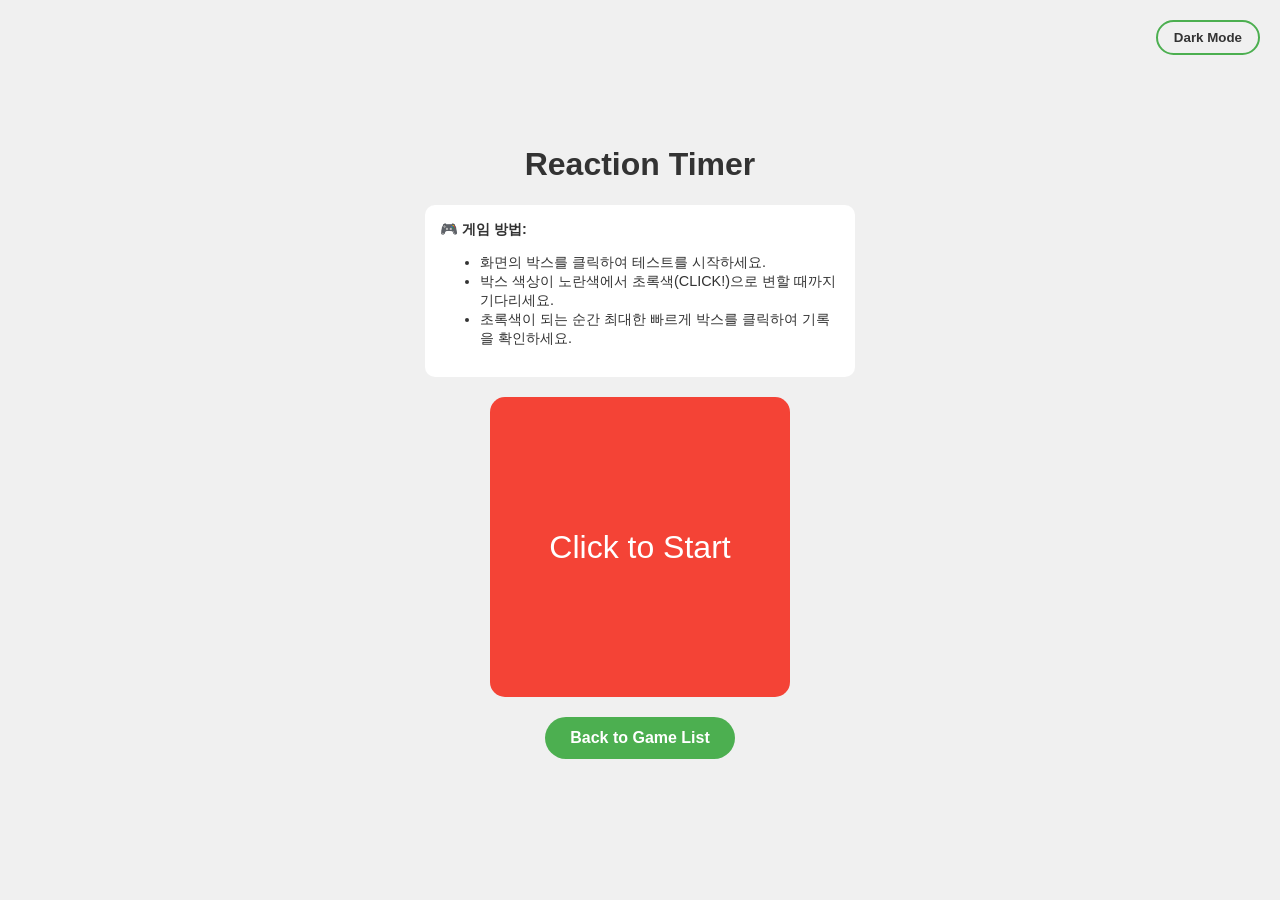
<file: reaction-timer.html>
<!DOCTYPE html>
<html lang="en">
<head>
    <meta charset="UTF-8">
    <meta name="viewport" content="width=device-width, initial-scale=1.0">
    <title>Reaction Timer</title>
    <link rel="stylesheet" href="style.css">
    <style>
        .reaction-box {
            width: 300px;
            height: 300px;
            background-color: #f44336;
            margin: 20px auto;
            border-radius: 15px;
            display: flex;
            justify-content: center;
            align-items: center;
            font-size: 2em;
            color: white;
            cursor: pointer;
            user-select: none;
        }
        .reaction-box.ready {
            background-color: #4caf50;
        }
        .reaction-box.waiting {
            background-color: #ffeb3b;
            color: black;
        }
        .instructions {
            background: var(--number-bg);
            padding: 15px;
            border-radius: 10px;
            margin-bottom: 20px;
            font-size: 0.9em;
            text-align: left;
            max-width: 400px;
            margin-left: auto;
            margin-right: auto;
        }
    </style>
</head>
<body>
    <div class="theme-toggle">
        <button id="toggle-btn">Dark Mode</button>
    </div>
    <div class="container">
        <h1>Reaction Timer</h1>
        <div class="instructions">
            <strong>🎮 게임 방법:</strong>
            <ul>
                <li>화면의 박스를 클릭하여 테스트를 시작하세요.</li>
                <li>박스 색상이 노란색에서 초록색(CLICK!)으로 변할 때까지 기다리세요.</li>
                <li>초록색이 되는 순간 최대한 빠르게 박스를 클릭하여 기록을 확인하세요.</li>
            </ul>
        </div>
        <div class="reaction-box" id="reactionBox">Click to Start</div>
        <div id="game-over" style="display: none;">
            <h2 id="final-score-msg"></h2>
            <button id="restart-btn" class="play-button">Try Again</button>
        </div>
        <p><a href="index.html" class="play-button">Back to Game List</a></p>
    </div>

    <script>
        const reactionBox = document.getElementById('reactionBox');
        const gameOverDiv = document.getElementById('game-over');
        const finalScoreMsg = document.getElementById('final-score-msg');
        const restartBtn = document.getElementById('restart-btn');

        let startTime;
        let timeout;
        let state = 'idle';

        function startTest() {
            state = 'waiting';
            reactionBox.textContent = 'Wait for Green...';
            reactionBox.classList.remove('ready');
            reactionBox.classList.add('waiting');
            gameOverDiv.style.display = 'none';

            const delay = Math.floor(Math.random() * 3000) + 2000;
            timeout = setTimeout(() => {
                state = 'ready';
                reactionBox.textContent = 'CLICK!';
                reactionBox.classList.remove('waiting');
                reactionBox.classList.add('ready');
                startTime = Date.now();
            }, delay);
        }

        reactionBox.addEventListener('click', () => {
            if (state === 'idle') {
                startTest();
            } else if (state === 'waiting') {
                clearTimeout(timeout);
                state = 'idle';
                reactionBox.textContent = 'Too early! Click to restart';
                reactionBox.classList.remove('waiting');
            } else if (state === 'ready') {
                const reactionTime = Date.now() - startTime;
                state = 'finished';
                reactionBox.style.display = 'none';
                gameOverDiv.style.display = 'block';
                finalScoreMsg.textContent = `Your reaction time: ${reactionTime}ms`;
            }
        });

        restartBtn.addEventListener('click', () => {
            state = 'idle';
            reactionBox.style.display = 'flex';
            reactionBox.textContent = 'Click to Start';
            reactionBox.classList.remove('ready', 'waiting');
            gameOverDiv.style.display = 'none';
        });

        const toggleBtn = document.getElementById('toggle-btn');
        if (toggleBtn) {
            toggleBtn.addEventListener('click', () => {
                document.body.classList.toggle('dark-mode');
                const isDarkMode = document.body.classList.contains('dark-mode');
                localStorage.setItem('darkMode', isDarkMode);
                toggleBtn.textContent = isDarkMode ? 'Light Mode' : 'Dark Mode';
            });
            const savedDarkMode = localStorage.getItem('darkMode');
            if (savedDarkMode === 'true') {
                document.body.classList.add('dark-mode');
                toggleBtn.textContent = 'Light Mode';
            }
        }
    </script>
</body>
</html>
</file>
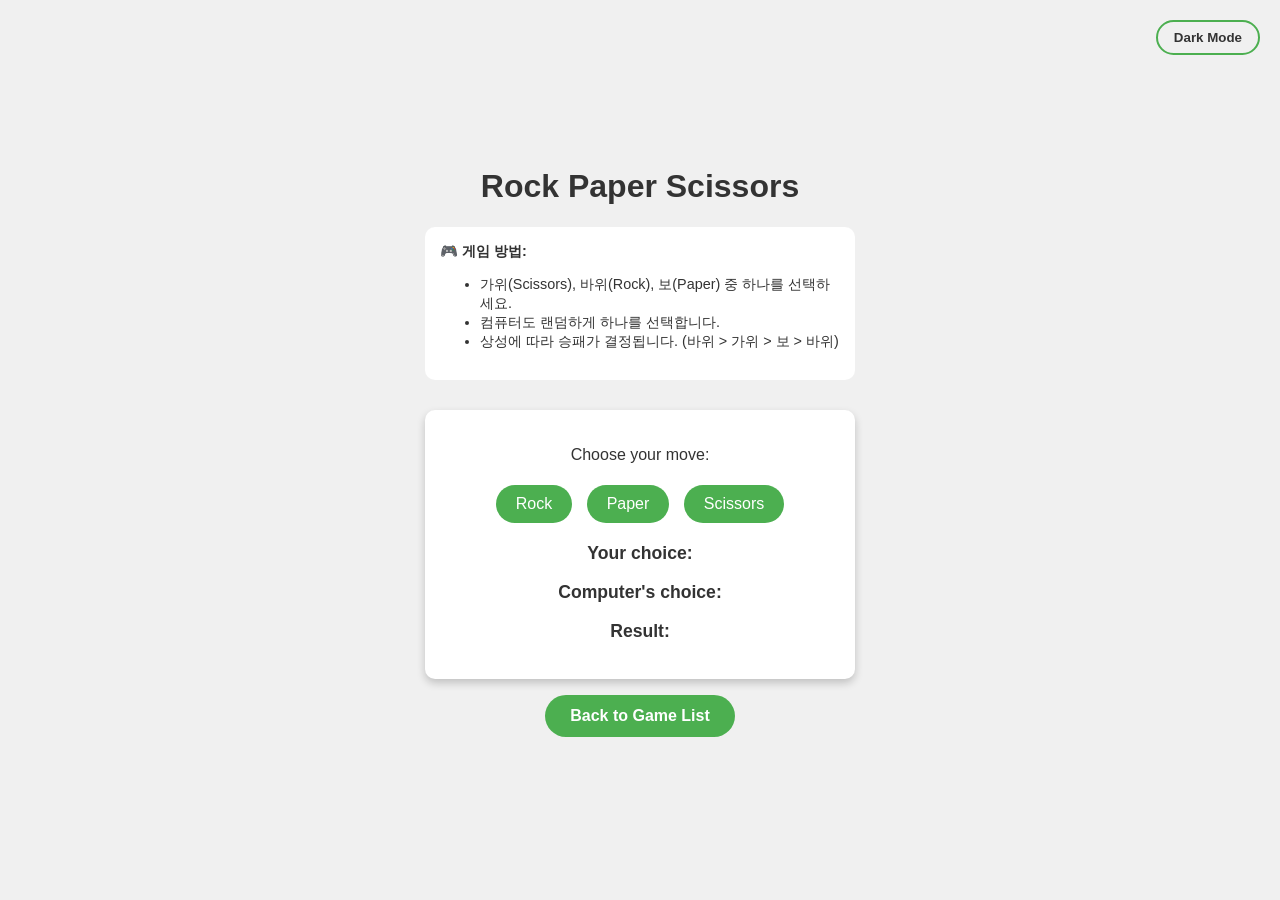
<file: rock-paper-scissors.html>
<!DOCTYPE html>
<html lang="en">
<head>
    <meta charset="UTF-8">
    <meta name="viewport" content="width=device-width, initial-scale=1.0">
    <title>Rock Paper Scissors</title>
    <link rel="stylesheet" href="style.css">
    <style>
        .game-area {
            margin-top: 30px;
            padding: 20px;
            background-color: var(--number-bg);
            border-radius: 10px;
            box-shadow: 0 4px 8px var(--shadow);
            max-width: 400px;
            margin-left: auto;
            margin-right: auto;
        }
        .instructions {
            background: var(--number-bg);
            padding: 15px;
            border-radius: 10px;
            margin-bottom: 20px;
            font-size: 0.9em;
            text-align: left;
            max-width: 400px;
            margin-left: auto;
            margin-right: auto;
        }
        .choices button {
            background-color: var(--button-bg);
            color: var(--button-text);
            padding: 10px 20px;
            margin: 5px;
            border: none;
            border-radius: 20px;
            cursor: pointer;
            font-size: 1em;
            transition: opacity 0.3s;
        }
        .choices button:hover {
            opacity: 0.9;
        }
        .result p {
            margin-top: 15px;
            font-size: 1.1em;
            font-weight: bold;
        }
    </style>
</head>
<body>
    <div class="theme-toggle">
        <button id="toggle-btn">Dark Mode</button>
    </div>
    <div class="container">
        <h1>Rock Paper Scissors</h1>
        <div class="instructions">
            <strong>🎮 게임 방법:</strong>
            <ul>
                <li>가위(Scissors), 바위(Rock), 보(Paper) 중 하나를 선택하세요.</li>
                <li>컴퓨터도 랜덤하게 하나를 선택합니다.</li>
                <li>상성에 따라 승패가 결정됩니다. (바위 > 가위 > 보 > 바위)</li>
            </ul>
        </div>
        <div class="game-area">
            <p>Choose your move:</p>
            <div class="choices">
                <button id="rock">Rock</button>
                <button id="paper">Paper</button>
                <button id="scissors">Scissors</button>
            </div>
            <div class="result">
                <p id="playerChoice">Your choice: </p>
                <p id="computerChoice">Computer's choice: </p>
                <p id="gameResult">Result: </p>
            </div>
        </div>
        <p><a href="index.html" class="play-button">Back to Game List</a></p>
    </div>

    <script>
        const choices = ['Rock', 'Paper', 'Scissors'];
        const rockBtn = document.getElementById('rock');
        const paperBtn = document.getElementById('paper');
        const scissorsBtn = document.getElementById('scissors');
        const playerChoiceElem = document.getElementById('playerChoice');
        const computerChoiceElem = document.getElementById('computerChoice');
        const gameResultElem = document.getElementById('gameResult');

        function playGame(playerChoice) {
            const computerChoice = choices[Math.floor(Math.random() * choices.length)];
            playerChoiceElem.textContent = `Your choice: ${playerChoice}`;
            computerChoiceElem.textContent = `Computer's choice: ${computerChoice}`;
            gameResultElem.textContent = `Result: ${getWinner(playerChoice, computerChoice)}`;
        }

        function getWinner(player, computer) {
            if (player === computer) return 'It\'s a tie!';
            if ((player === 'Rock' && computer === 'Scissors') || (player === 'Paper' && computer === 'Rock') || (player === 'Scissors' && computer === 'Paper')) return 'You win!';
            return 'You lose!';
        }

        rockBtn.addEventListener('click', () => playGame('Rock'));
        paperBtn.addEventListener('click', () => playGame('Paper'));
        scissorsBtn.addEventListener('click', () => playGame('Scissors'));

        const toggleBtn = document.getElementById('toggle-btn');
        if (toggleBtn) {
            toggleBtn.addEventListener('click', () => {
                document.body.classList.toggle('dark-mode');
                const isDarkMode = document.body.classList.contains('dark-mode');
                localStorage.setItem('darkMode', isDarkMode);
                toggleBtn.textContent = isDarkMode ? 'Light Mode' : 'Dark Mode';
            });
            const savedDarkMode = localStorage.getItem('darkMode');
            if (savedDarkMode === 'true') {
                document.body.classList.add('dark-mode');
                toggleBtn.textContent = 'Light Mode';
            }
        }
    </script>
</body>
</html>
</file>
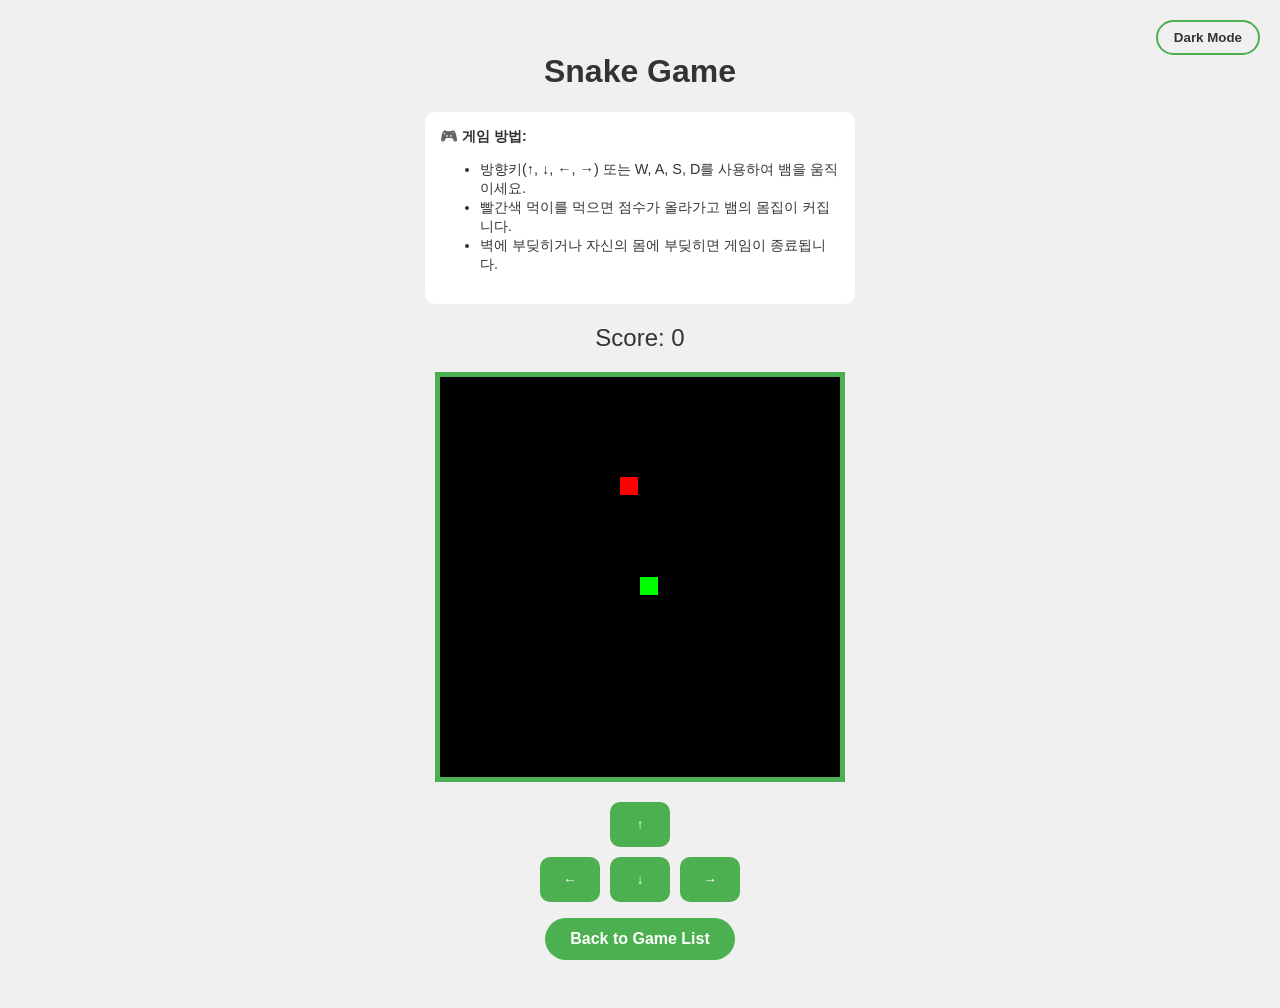
<file: snake.html>
<!DOCTYPE html>
<html lang="en">
<head>
    <meta charset="UTF-8">
    <meta name="viewport" content="width=device-width, initial-scale=1.0">
    <title>Snake Game</title>
    <link rel="stylesheet" href="style.css">
    <style>
        canvas {
            border: 5px solid var(--button-bg);
            background-color: #000;
            display: block;
            margin: 20px auto;
            max-width: 100%;
        }
        .score-display {
            font-size: 1.5em;
            margin-bottom: 10px;
        }
        .instructions {
            background: var(--number-bg);
            padding: 15px;
            border-radius: 10px;
            margin-bottom: 20px;
            font-size: 0.9em;
            text-align: left;
            max-width: 400px;
            margin-left: auto;
            margin-right: auto;
        }
        .controls {
            margin-top: 20px;
            display: grid;
            grid-template-columns: repeat(3, 1fr);
            gap: 10px;
            max-width: 200px;
            margin-left: auto;
            margin-right: auto;
        }
        .control-btn {
            padding: 15px;
            background: var(--button-bg);
            color: var(--button-text);
            border: none;
            border-radius: 10px;
            cursor: pointer;
        }
        #up { grid-column: 2; }
        #left { grid-column: 1; grid-row: 2; }
        #down { grid-column: 2; grid-row: 2; }
        #right { grid-column: 3; grid-row: 2; }
    </style>
</head>
<body>
    <div class="theme-toggle">
        <button id="toggle-btn">Dark Mode</button>
    </div>
    <div class="container">
        <h1>Snake Game</h1>
        <div class="instructions">
            <strong>🎮 게임 방법:</strong>
            <ul>
                <li>방향키(↑, ↓, ←, →) 또는 W, A, S, D를 사용하여 뱀을 움직이세요.</li>
                <li>빨간색 먹이를 먹으면 점수가 올라가고 뱀의 몸집이 커집니다.</li>
                <li>벽에 부딪히거나 자신의 몸에 부딪히면 게임이 종료됩니다.</li>
            </ul>
        </div>
        <div class="score-display">Score: <span id="currentScore">0</span></div>
        <canvas id="gameCanvas" width="400" height="400"></canvas>
        <div id="game-over" style="display: none;">
            <h2 id="final-score-msg"></h2>
            <button id="restart-btn" class="play-button">Play Again</button>
        </div>
        <div class="controls">
            <button id="up" class="control-btn">↑</button>
            <button id="left" class="control-btn">←</button>
            <button id="down" class="control-btn">↓</button>
            <button id="right" class="control-btn">→</button>
        </div>
        <p><a href="index.html" class="play-button">Back to Game List</a></p>
    </div>

    <script>
        const canvas = document.getElementById('gameCanvas');
        const ctx = canvas.getContext('2d');
        const currentScoreElement = document.getElementById('currentScore');
        const gameOverDiv = document.getElementById('game-over');
        const finalScoreMsg = document.getElementById('final-score-msg');
        const restartBtn = document.getElementById('restart-btn');

        const gridSize = 20;
        const tileCount = canvas.width / gridSize;

        let score = 0;
        let dx = 0;
        let dy = 0;
        let nextDx = 0;
        let nextDy = 0;
        let snake = [{x: 10, y: 10}];
        let food = {x: 5, y: 5};
        let gameInterval;

        function startGame() {
            snake = [{x: 10, y: 10}];
            dx = 0;
            dy = 0;
            nextDx = 0;
            nextDy = 0;
            score = 0;
            currentScoreElement.textContent = score;
            createFood();
            gameOverDiv.style.display = 'none';
            canvas.style.display = 'block';
            if (gameInterval) clearInterval(gameInterval);
            gameInterval = setInterval(drawGame, 150);
        }

        function createFood() {
            food.x = Math.floor(Math.random() * tileCount);
            food.y = Math.floor(Math.random() * tileCount);
        }

        function drawGame() {
            dx = nextDx;
            dy = nextDy;
            updateSnake();
            if (checkGameOver()) return;

            ctx.fillStyle = 'black';
            ctx.fillRect(0, 0, canvas.width, canvas.height);

            ctx.fillStyle = 'red';
            ctx.fillRect(food.x * gridSize, food.y * gridSize, gridSize - 2, gridSize - 2);

            ctx.fillStyle = 'lime';
            snake.forEach(part => {
                ctx.fillRect(part.x * gridSize, part.y * gridSize, gridSize - 2, gridSize - 2);
            });
        }

        function updateSnake() {
            const head = {x: snake[0].x + dx, y: snake[0].y + dy};
            if (dx === 0 && dy === 0) return;

            snake.unshift(head);

            if (head.x === food.x && head.y === food.y) {
                score += 10;
                currentScoreElement.textContent = score;
                createFood();
            } else {
                snake.pop();
            }
        }

        function checkGameOver() {
            if (dx === 0 && dy === 0) return false;

            const head = snake[0];
            if (head.x < 0 || head.x >= tileCount || head.y < 0 || head.y >= tileCount) {
                endGame();
                return true;
            }

            for (let i = 1; i < snake.length; i++) {
                if (head.x === snake[i].x && head.y === snake[i].y) {
                    endGame();
                    return true;
                }
            }
            return false;
        }

        function endGame() {
            clearInterval(gameInterval);
            canvas.style.display = 'none';
            gameOverDiv.style.display = 'block';
            finalScoreMsg.textContent = `Game Over! Your score: ${score}`;
        }

        function changeDirection(newDx, newDy) {
            if ((newDx === -dx && newDx !== 0) || (newDy === -dy && newDy !== 0)) return;
            nextDx = newDx;
            nextDy = newDy;
        }

        window.addEventListener('keydown', e => {
            switch(e.key) {
                case 'ArrowUp': case 'w': case 'W': changeDirection(0, -1); break;
                case 'ArrowDown': case 's': case 'S': changeDirection(0, 1); break;
                case 'ArrowLeft': case 'a': case 'A': changeDirection(-1, 0); break;
                case 'ArrowRight': case 'd': case 'D': changeDirection(1, 0); break;
            }
        });

        document.getElementById('up').addEventListener('click', () => changeDirection(0, -1));
        document.getElementById('down').addEventListener('click', () => changeDirection(0, 1));
        document.getElementById('left').addEventListener('click', () => changeDirection(-1, 0));
        document.getElementById('right').addEventListener('click', () => changeDirection(1, 0));
        restartBtn.addEventListener('click', startGame);

        startGame();

        const toggleBtn = document.getElementById('toggle-btn');
        if (toggleBtn) {
            toggleBtn.addEventListener('click', () => {
                document.body.classList.toggle('dark-mode');
                const isDarkMode = document.body.classList.contains('dark-mode');
                localStorage.setItem('darkMode', isDarkMode);
                toggleBtn.textContent = isDarkMode ? 'Light Mode' : 'Dark Mode';
            });
            const savedDarkMode = localStorage.getItem('darkMode');
            if (savedDarkMode === 'true') {
                document.body.classList.add('dark-mode');
                toggleBtn.textContent = 'Light Mode';
            }
        }
    </script>
</body>
</html>
</file>
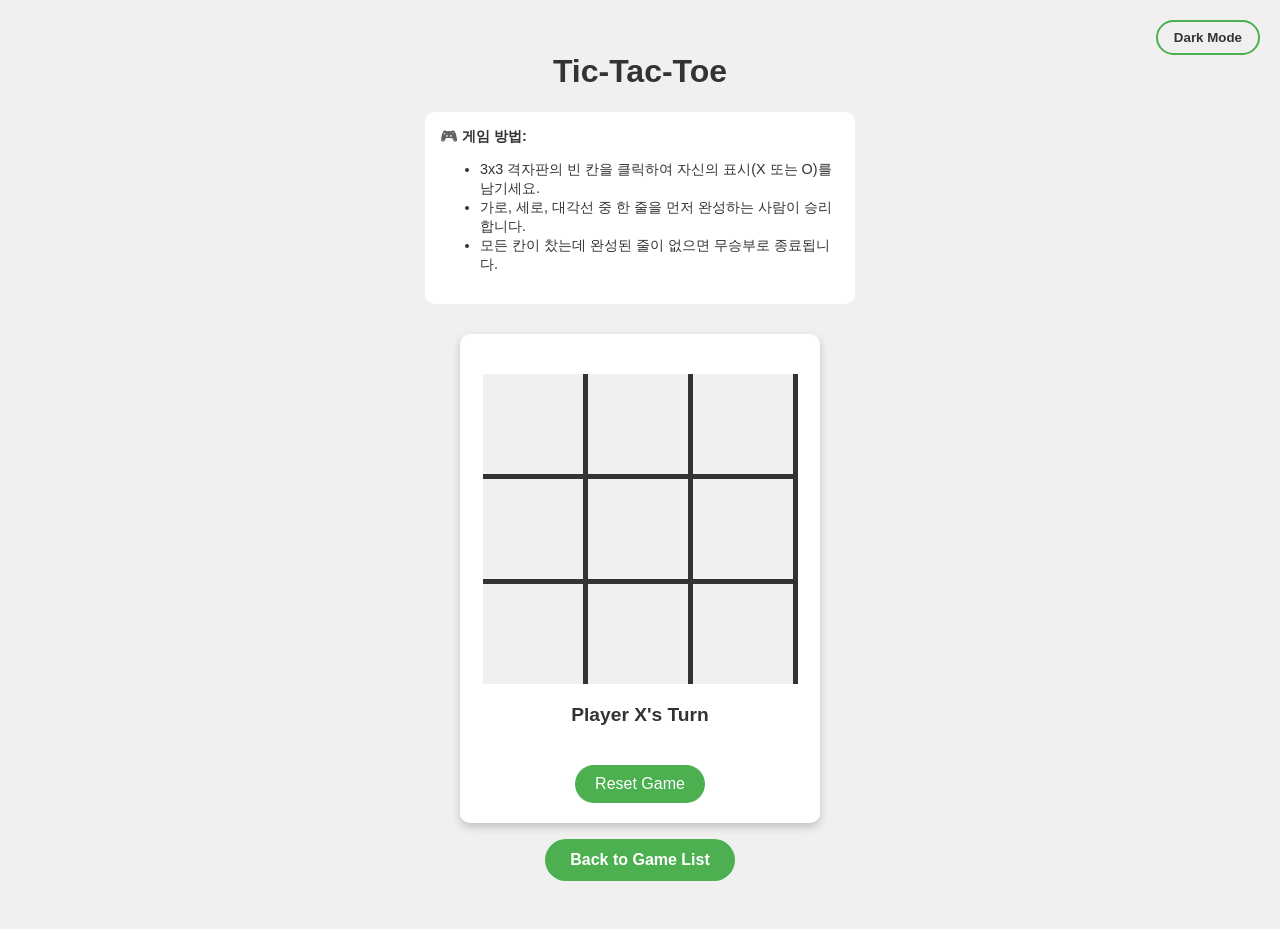
<file: tic-tac-toe.html>
<!DOCTYPE html>
<html lang="en">
<head>
    <meta charset="UTF-8">
    <meta name="viewport" content="width=device-width, initial-scale=1.0">
    <title>Tic-Tac-Toe</title>
    <link rel="stylesheet" href="style.css">
    <style>
        .game-area {
            margin-top: 30px;
            padding: 20px;
            background-color: var(--number-bg);
            border-radius: 10px;
            box-shadow: 0 4px 8px var(--shadow);
            max-width: 320px;
            margin-left: auto;
            margin-right: auto;
        }
        .instructions {
            background: var(--number-bg);
            padding: 15px;
            border-radius: 10px;
            margin-bottom: 20px;
            font-size: 0.9em;
            text-align: left;
            max-width: 400px;
            margin-left: auto;
            margin-right: auto;
        }
        .board {
            display: grid;
            grid-template-columns: repeat(3, 100px);
            grid-template-rows: repeat(3, 100px);
            gap: 5px;
            width: 315px;
            margin: 20px auto;
            background-color: var(--text-color);
        }
        .cell {
            width: 100px;
            height: 100px;
            background-color: var(--bg-color);
            display: flex;
            justify-content: center;
            align-items: center;
            font-size: 3em;
            font-weight: bold;
            cursor: pointer;
            transition: background-color 0.3s;
            color: var(--button-bg);
        }
        .cell:hover {
            background-color: var(--shadow);
        }
        .status {
            margin-top: 20px;
            font-size: 1.2em;
            font-weight: bold;
        }
        .reset-button {
            background-color: var(--button-bg);
            color: var(--button-text);
            padding: 10px 20px;
            margin-top: 20px;
            border: none;
            border-radius: 20px;
            cursor: pointer;
            font-size: 1em;
            transition: opacity 0.3s;
        }
        .reset-button:hover {
            opacity: 0.9;
        }
    </style>
</head>
<body>
    <div class="theme-toggle">
        <button id="toggle-btn">Dark Mode</button>
    </div>
    <div class="container">
        <h1>Tic-Tac-Toe</h1>
        <div class="instructions">
            <strong>🎮 게임 방법:</strong>
            <ul>
                <li>3x3 격자판의 빈 칸을 클릭하여 자신의 표시(X 또는 O)를 남기세요.</li>
                <li>가로, 세로, 대각선 중 한 줄을 먼저 완성하는 사람이 승리합니다.</li>
                <li>모든 칸이 찼는데 완성된 줄이 없으면 무승부로 종료됩니다.</li>
            </ul>
        </div>
        <div class="game-area">
            <div class="board" id="gameBoard">
                <div class="cell" data-cell-index="0"></div>
                <div class="cell" data-cell-index="1"></div>
                <div class="cell" data-cell-index="2"></div>
                <div class="cell" data-cell-index="3"></div>
                <div class="cell" data-cell-index="4"></div>
                <div class="cell" data-cell-index="5"></div>
                <div class="cell" data-cell-index="6"></div>
                <div class="cell" data-cell-index="7"></div>
                <div class="cell" data-cell-index="8"></div>
            </div>
            <p class="status" id="gameStatus">Player X's Turn</p>
            <button class="reset-button" id="resetButton">Reset Game</button>
        </div>
        <p><a href="index.html" class="play-button">Back to Game List</a></p>
    </div>

    <script>
        const gameBoard = document.getElementById('gameBoard');
        const cells = document.querySelectorAll('.cell');
        const gameStatus = document.getElementById('gameStatus');
        const resetButton = document.getElementById('resetButton');

        let currentPlayer = 'X';
        let gameActive = true;
        let board = ['', '', '', '', '', '', '', '', ''];

        const winningConditions = [
            [0, 1, 2], [3, 4, 5], [6, 7, 8],
            [0, 3, 6], [1, 4, 7], [2, 5, 8],
            [0, 4, 8], [2, 4, 6]
        ];

        function handleCellClick(clickedCellEvent) {
            const clickedCell = clickedCellEvent.target;
            const clickedCellIndex = parseInt(clickedCell.getAttribute('data-cell-index'));
            if (board[clickedCellIndex] !== '' || !gameActive) return;
            board[clickedCellIndex] = currentPlayer;
            clickedCell.textContent = currentPlayer;
            checkResult();
        }

        function checkResult() {
            let roundWon = false;
            for (let i = 0; i < winningConditions.length; i++) {
                const winCondition = winningConditions[i];
                if (board[winCondition[0]] !== '' && board[winCondition[0]] === board[winCondition[1]] && board[winCondition[1]] === board[winCondition[2]]) {
                    roundWon = true;
                    break;
                }
            }
            if (roundWon) {
                gameStatus.textContent = `Player ${currentPlayer} has won!`;
                gameActive = false;
                return;
            }
            if (!board.includes('')) {
                gameStatus.textContent = 'Game ended in a draw!';
                gameActive = false;
                return;
            }
            currentPlayer = currentPlayer === 'X' ? 'O' : 'X';
            gameStatus.textContent = `Player ${currentPlayer}'s Turn`;
        }

        function resetGame() {
            gameActive = true;
            currentPlayer = 'X';
            board = ['', '', '', '', '', '', '', '', ''];
            gameStatus.textContent = `Player ${currentPlayer}'s Turn`;
            cells.forEach(cell => (cell.textContent = ''));
        }

        cells.forEach(cell => cell.addEventListener('click', handleCellClick));
        resetButton.addEventListener('click', resetGame);

        const toggleBtn = document.getElementById('toggle-btn');
        if (toggleBtn) {
            toggleBtn.addEventListener('click', () => {
                document.body.classList.toggle('dark-mode');
                const isDarkMode = document.body.classList.contains('dark-mode');
                localStorage.setItem('darkMode', isDarkMode);
                toggleBtn.textContent = isDarkMode ? 'Light Mode' : 'Dark Mode';
            });
            const savedDarkMode = localStorage.getItem('darkMode');
            if (savedDarkMode === 'true') {
                document.body.classList.add('dark-mode');
                toggleBtn.textContent = 'Light Mode';
            }
        }
    </script>
</body>
</html>
</file>
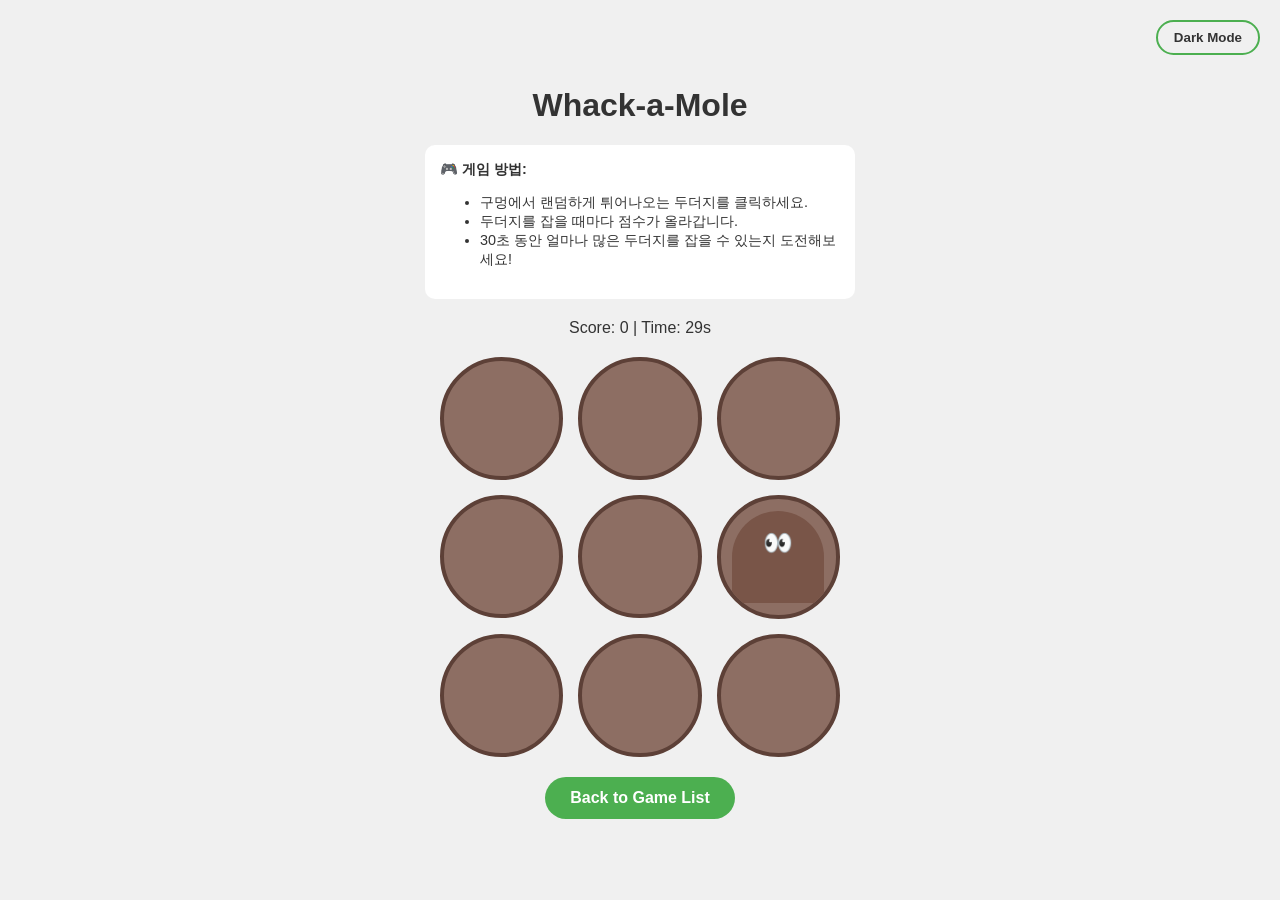
<file: whack-a-mole.html>
<!DOCTYPE html>
<html lang="en">
<head>
    <meta charset="UTF-8">
    <meta name="viewport" content="width=device-width, initial-scale=1.0">
    <title>Whack-a-Mole</title>
    <link rel="stylesheet" href="style.css">
    <style>
        .mole-grid {
            display: grid;
            grid-template-columns: repeat(3, 1fr);
            gap: 15px;
            max-width: 400px;
            margin: 20px auto;
        }
        .hole {
            aspect-ratio: 1;
            background-color: #8d6e63;
            border-radius: 50%;
            position: relative;
            overflow: hidden;
            border: 4px solid #5d4037;
        }
        .mole {
            width: 80%;
            height: 80%;
            background-color: #795548;
            border-radius: 50% 50% 0 0;
            position: absolute;
            bottom: -100%;
            left: 10%;
            transition: bottom 0.2s;
            cursor: pointer;
        }
        .mole.up {
            bottom: 10%;
        }
        .mole::after {
            content: '👀';
            position: absolute;
            top: 20%;
            left: 50%;
            transform: translateX(-50%);
            font-size: 1.5em;
        }
        .instructions {
            background: var(--number-bg);
            padding: 15px;
            border-radius: 10px;
            margin-bottom: 20px;
            font-size: 0.9em;
            text-align: left;
            max-width: 400px;
            margin-left: auto;
            margin-right: auto;
        }
    </style>
</head>
<body>
    <div class="theme-toggle">
        <button id="toggle-btn">Dark Mode</button>
    </div>
    <div class="container">
        <h1>Whack-a-Mole</h1>
        <div class="instructions">
            <strong>🎮 게임 방법:</strong>
            <ul>
                <li>구멍에서 랜덤하게 튀어나오는 두더지를 클릭하세요.</li>
                <li>두더지를 잡을 때마다 점수가 올라갑니다.</li>
                <li>30초 동안 얼마나 많은 두더지를 잡을 수 있는지 도전해보세요!</li>
            </ul>
        </div>
        <p>Score: <span id="score">0</span> | Time: <span id="timeLeft">30</span>s</p>
        <div class="mole-grid" id="grid">
            <div class="hole"><div class="mole"></div></div>
            <div class="hole"><div class="mole"></div></div>
            <div class="hole"><div class="mole"></div></div>
            <div class="hole"><div class="mole"></div></div>
            <div class="hole"><div class="mole"></div></div>
            <div class="hole"><div class="mole"></div></div>
            <div class="hole"><div class="mole"></div></div>
            <div class="hole"><div class="mole"></div></div>
            <div class="hole"><div class="mole"></div></div>
        </div>
        <div id="game-over" style="display: none;">
            <h2 id="final-score-msg"></h2>
            <button id="restart-btn" class="play-button">Play Again</button>
        </div>
        <p><a href="index.html" class="play-button">Back to Game List</a></p>
    </div>

    <script>
        const moles = document.querySelectorAll('.mole');
        const scoreElement = document.getElementById('score');
        const timeLeftElement = document.getElementById('timeLeft');
        const gameOverDiv = document.getElementById('game-over');
        const finalScoreMsg = document.getElementById('final-score-msg');
        const restartBtn = document.getElementById('restart-btn');
        const grid = document.getElementById('grid');

        let score = 0;
        let timeLeft = 30;
        let lastHole;
        let timeUp = false;

        function randomTime(min, max) {
            return Math.round(Math.random() * (max - min) + min);
        }

        function randomHole(moles) {
            const idx = Math.floor(Math.random() * moles.length);
            const hole = moles[idx].parentElement;
            if (hole === lastHole) return randomHole(moles);
            lastHole = hole;
            return hole;
        }

        function peep() {
            const time = randomTime(500, 1000);
            const hole = randomHole(moles);
            hole.querySelector('.mole').classList.add('up');
            setTimeout(() => {
                hole.querySelector('.mole').classList.remove('up');
                if (!timeUp) peep();
            }, time);
        }

        function startGame() {
            score = 0;
            timeLeft = 30;
            timeUp = false;
            scoreElement.textContent = score;
            timeLeftElement.textContent = timeLeft;
            gameOverDiv.style.display = 'none';
            grid.style.display = 'grid';
            
            peep();
            const timer = setInterval(() => {
                timeLeft--;
                timeLeftElement.textContent = timeLeft;
                if (timeLeft <= 0) {
                    clearInterval(timer);
                    timeUp = true;
                    endGame();
                }
            }, 1000);
        }

        function whack(e) {
            if (!e.isTrusted) return; 
            score++;
            this.classList.remove('up');
            scoreElement.textContent = score;
        }

        function endGame() {
            grid.style.display = 'none';
            gameOverDiv.style.display = 'block';
            finalScoreMsg.textContent = `Time's up! Your final score: ${score}`;
        }

        moles.forEach(mole => mole.addEventListener('click', whack));
        restartBtn.addEventListener('click', startGame);

        startGame();

        const toggleBtn = document.getElementById('toggle-btn');
        if (toggleBtn) {
            toggleBtn.addEventListener('click', () => {
                document.body.classList.toggle('dark-mode');
                const isDarkMode = document.body.classList.contains('dark-mode');
                localStorage.setItem('darkMode', isDarkMode);
                toggleBtn.textContent = isDarkMode ? 'Light Mode' : 'Dark Mode';
            });
            const savedDarkMode = localStorage.getItem('darkMode');
            if (savedDarkMode === 'true') {
                document.body.classList.add('dark-mode');
                toggleBtn.textContent = 'Light Mode';
            }
        }
    </script>
</body>
</html>
</file>
<file: style.css>
:root {
    --bg-color: #f0f0f0;
    --container-bg: transparent;
    --text-color: #333;
    --button-bg: #4CAF50;
    --button-text: white;
    --number-bg: #fff;
    --number-text: #333;
    --shadow: rgba(0,0,0,0.2);
}

body.dark-mode {
    --bg-color: #1a1a1a;
    --text-color: #f0f0f0;
    --button-bg: #2e7d32;
    --button-text: #e0e0e0;
    --number-bg: #333;
    --number-text: #fff;
    --shadow: rgba(255,255,255,0.1);
}

body {
    font-family: 'Segoe UI', Tahoma, Geneva, Verdana, sans-serif;
    display: flex;
    justify-content: center;
    align-items: center;
    min-height: 100vh;
    margin: 0;
    background-color: var(--bg-color);
    color: var(--text-color);
    transition: background-color 0.3s, color 0.3s;
}

.container {
    text-align: center;
    padding: 2rem;
    background-color: var(--container-bg);
    border-radius: 15px;
}

.theme-toggle {
    position: absolute;
    top: 20px;
    right: 20px;
}

#toggle-btn {
    background: none;
    border: 2px solid var(--button-bg);
    color: var(--text-color);
    padding: 8px 16px;
    cursor: pointer;
    border-radius: 20px;
    font-weight: bold;
    transition: all 0.3s;
}

#toggle-btn:hover {
    background-color: var(--button-bg);
    color: var(--button-text);
}

.game-list {
    display: grid;
    grid-template-columns: repeat(auto-fit, minmax(280px, 1fr));
    gap: 25px;
    margin-top: 40px;
    padding: 0 20px;
}

.game-card {
    background-color: var(--number-bg);
    padding: 25px;
    border-radius: 15px;
    box-shadow: 0 5px 20px var(--shadow);
    text-align: center;
    transition: transform 0.3s, box-shadow 0.3s;
    display: flex;
    flex-direction: column;
    justify-content: space-between;
}

.game-card:hover {
    transform: translateY(-5px);
    box-shadow: 0 8px 25px var(--shadow);
}

.game-card h3 {
    color: var(--text-color);
    margin-top: 0;
    margin-bottom: 15px;
    font-size: 1.5em;
}

.game-card p {
    color: var(--text-color);
    font-size: 0.95em;
    line-height: 1.6;
    flex-grow: 1;
    margin-bottom: 20px;
}

.play-button {
    display: inline-block;
    background-color: var(--button-bg);
    color: var(--button-text);
    padding: 12px 25px;
    border-radius: 25px;
    text-decoration: none;
    font-weight: bold;
    font-size: 1em;
    transition: background-color 0.3s, transform 0.1s;
}

.play-button:hover {
    background-color: #388e3c; /* A slightly darker shade of green */
    transform: translateY(-2px);
}

.share-buttons {
    display: flex;
    justify-content: center;
    gap: 15px;
    margin-top: 20px;
    flex-wrap: wrap;
}

.share-button {
    background-color: var(--button-bg);
    color: var(--button-text);
    padding: 10px 20px;
    border: none;
    border-radius: 25px;
    cursor: pointer;
    font-size: 0.9em;
    font-weight: bold;
    transition: background-color 0.3s, transform 0.1s;
    display: flex;
    align-items: center;
    gap: 8px;
}

.share-button:hover {
    transform: translateY(-2px);
    opacity: 0.9;
}

/* Specific colors for branding */
.share-button.facebook {
    background-color: #3b5998;
}
.share-button.facebook:hover {
    background-color: #2d4373;
}

.share-button.twitter {
    background-color: #1DA1F2;
}
.share-button.twitter:hover {
    background-color: #0c85d0;
}

.share-button.kakaotalk {
    background-color: #FEE500;
    color: #3C1E1E; /* Dark text for bright background */
}
.share-button.kakaotalk:hover {
    background-color: #e0cd00;
}

.contact-section {
    margin-top: 50px;
    text-align: left;
    max-width: 400px;
    margin-left: auto;
    margin-right: auto;
}

.contact-section hr {
    border: 0;
    border-top: 1px solid var(--shadow);
    margin-bottom: 30px;
}

.contact-section h3 {
    text-align: center;
    margin-bottom: 20px;
}

.form-group {
    margin-bottom: 15px;
}

.form-group input, .form-group textarea {
    width: 100%;
    padding: 12px;
    border: 1px solid var(--shadow);
    border-radius: 8px;
    background-color: var(--number-bg);
    color: var(--text-color);
    box-sizing: border-box;
    font-family: inherit;
}

.form-group textarea {
    height: 100px;
    resize: vertical;
}

#submit-btn {
    width: 100%;
    background-color: var(--button-bg);
    color: var(--button-text);
    padding: 12px;
    border: none;
    border-radius: 8px;
    cursor: pointer;
    font-size: 16px;
    font-weight: bold;
    transition: opacity 0.3s;
}

#submit-btn:hover {
    opacity: 0.9;
}

.content-section {
    margin-top: 50px;
    text-align: left;
    max-width: 600px;
    margin-left: auto;
    margin-right: auto;
}

.content-section h3 {
    text-align: center;
    margin-bottom: 20px;
    border-bottom: 2px solid var(--button-bg);
    padding-bottom: 10px;
}

#winning-numbers-table {
    width: 100%;
    border-collapse: collapse;
    margin-top: 20px;
}

#winning-numbers-table th, #winning-numbers-table td {
    border: 1px solid var(--shadow);
    padding: 12px;
    text-align: center;
}

#winning-numbers-table th {
    background-color: var(--button-bg);
    color: var(--button-text);
}

.reviews-container {
    display: flex;
    gap: 20px;
    justify-content: center;
    flex-wrap: wrap;
}

.review {
    background-color: var(--number-bg);
    padding: 20px;
    border-radius: 10px;
    box-shadow: 0 4px 8px var(--shadow);
    flex-basis: 250px;
    flex-grow: 1;
}

.review p {
    font-style: italic;
    margin: 0 0 15px 0;
}

.review span {
    font-weight: bold;
    color: var(--button-bg);
}

footer {
    text-align: center;
    margin-top: 50px;
    padding: 20px;
    color: var(--text-color);
}
</file>
